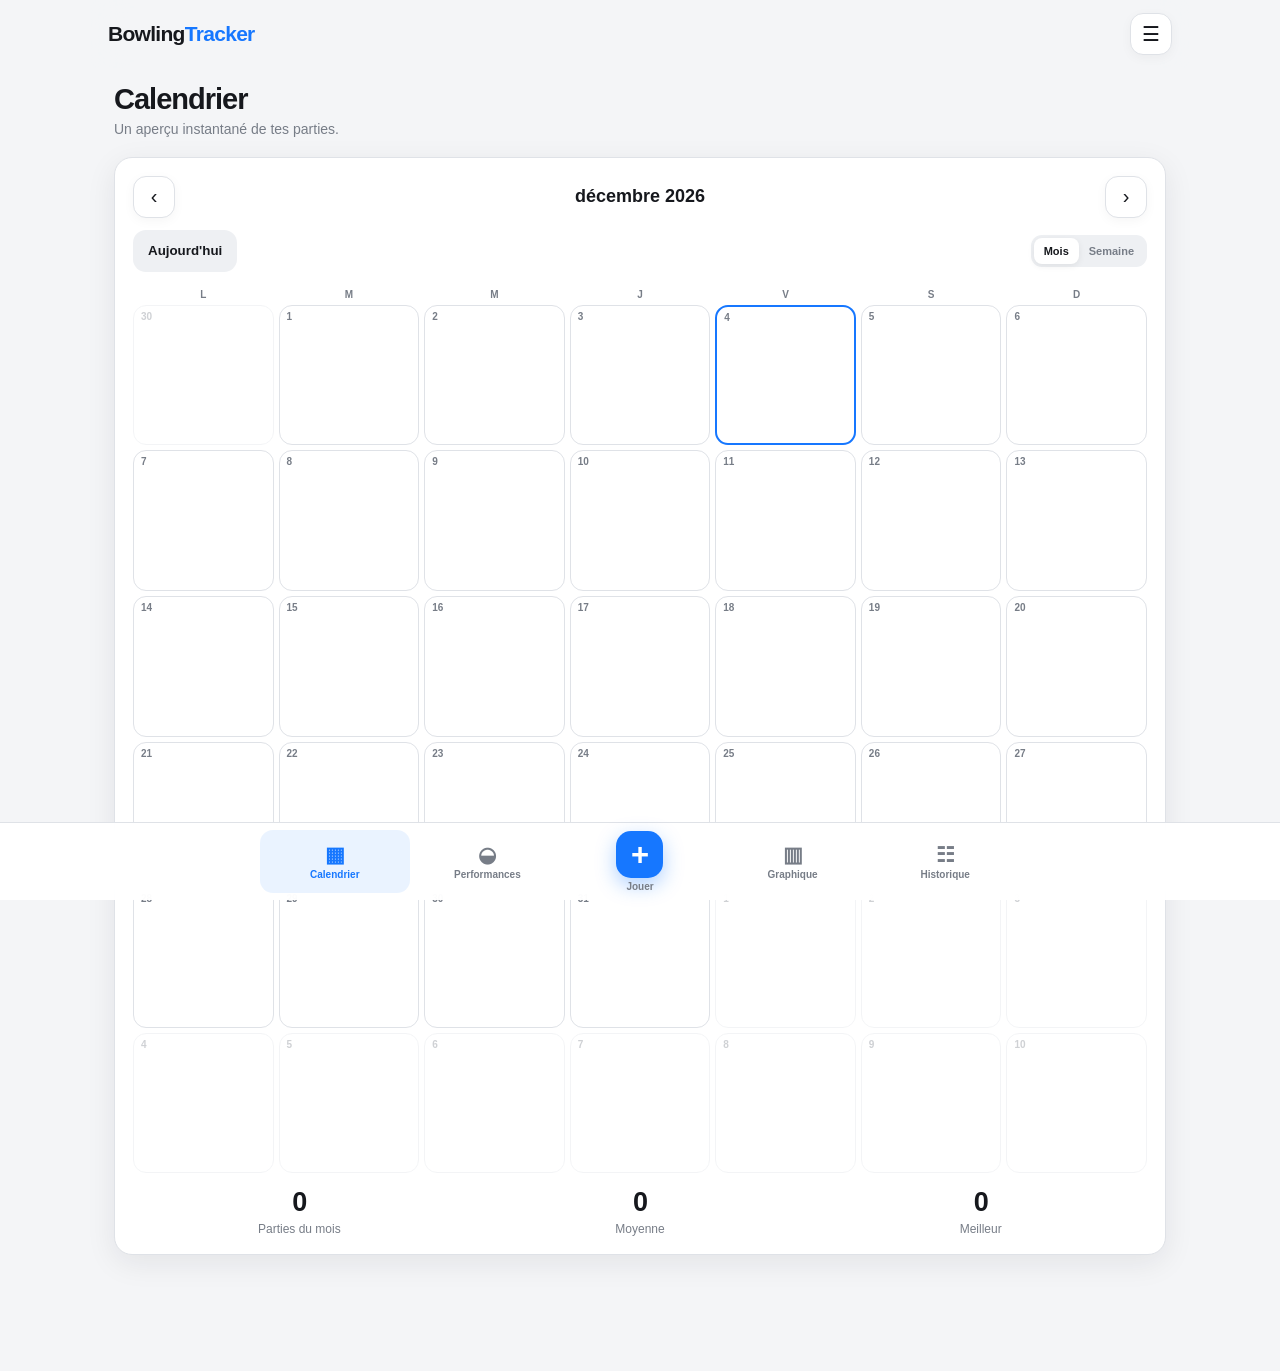
<file: index.html>
<!doctype html>
<html lang="fr">
  <head>
    <meta charset="UTF-8" />
    <meta
      name="viewport"
      content="width=device-width,initial-scale=1,viewport-fit=cover,user-scalable=no"
    />
    <meta name="theme-color" content="#f5f5f7" />

    <link rel="manifest" href="manifest.json" />
    <link rel="apple-touch-icon" href="icons/icon-192.png" />
    <meta name="apple-mobile-web-app-capable" content="yes" />
    <meta name="apple-mobile-web-app-status-bar-style" content="default" />
    <meta name="apple-mobile-web-app-title" content="Bowling Tracker" />

    <title>Bowling Tracker</title>

    <style>
      :root {
        --bg: #f4f5f7;
        --surface: #fff;
        --surface2: #eef0f3;
        --text: #16181d;
        --muted: #777d87;
        --border: #dfe2e7;
        --accent: #1677ff;
        --success: #20a464;
        --danger: #e5484d;
        --gold: #e0a21a;
        --strike: #e69a00;
        --orange: #e8820c;
        --spare: #7c3aed;
        --card-hi: #ffffff;
        --shadow: 0 8px 30px rgba(20, 25, 35, 0.08);
        --radius: 18px;
        --nav-height: 78px;
      }

      * {
        box-sizing: border-box;
      }
      html,
      body {
        margin: 0;
        padding: 0;
        background: var(--bg);
        color: var(--text);
        font-family:
          -apple-system, BlinkMacSystemFont, "Segoe UI", Roboto, Arial,
          sans-serif;
      }
      body {
        min-height: 100vh;
        padding-bottom: calc(var(--nav-height) + env(safe-area-inset-bottom));
        overflow-x: hidden;
      }
      .app {
        max-width: 1100px;
        margin: auto;
        min-height: 100vh;
      }

      header {
        height: 68px;
        display: flex;
        align-items: center;
        justify-content: space-between;
        padding: 0 18px;
        position: sticky;
        top: 0;
        z-index: 50;
        background: color-mix(in srgb, var(--bg) 92%, transparent);
        backdrop-filter: blur(18px);
        -webkit-backdrop-filter: blur(18px);
      }
      .logo {
        font-weight: 900;
        font-size: 21px;
        letter-spacing: -0.7px;
      }
      .logo span {
        color: var(--accent);
      }
      .header-actions {
        display: flex;
        gap: 8px;
      }
      .icon-btn {
        width: 42px;
        height: 42px;
        border: 1px solid var(--border);
        border-radius: 13px;
        background: var(--surface);
        color: var(--text);
        display: grid;
        place-items: center;
        box-shadow: 0 3px 12px rgba(0, 0, 0, 0.04);
        font-size: 20px;
      }

      main {
        padding: 4px 16px 24px;
      }
      .view {
        display: none;
        animation: fade 0.2s ease;
      }
      .view.active {
        display: block;
      }
      @keyframes fade {
        from {
          opacity: 0;
          transform: translateY(4px);
        }
        to {
          opacity: 1;
          transform: none;
        }
      }

      h1 {
        font-size: 29px;
        line-height: 1.1;
        margin: 12px 0 5px;
        letter-spacing: -1px;
      }
      h2 {
        font-size: 20px;
        margin: 0 0 14px;
      }
      h3 {
        font-size: 16px;
        margin: 0 0 10px;
      }
      .subtitle {
        color: var(--muted);
        margin: 0 0 20px;
        font-size: 14px;
      }

      .card {
        background: var(--surface);
        border: 1px solid var(--border);
        border-radius: var(--radius);
        box-shadow: var(--shadow);
        padding: 18px;
        margin-bottom: 14px;
        margin-top: 14px;
      }
      .stat-big {
        font-size: 58px;
        line-height: 0.95;
        font-weight: 900;
        letter-spacing: -3px;
      }
      .stat-label {
        font-size: 13px;
        color: var(--muted);
        margin-top: 6px;
      }
      .stats-grid {
        display: grid;
        grid-template-columns: repeat(2, 1fr);
        gap: 10px;
      }
      .stat-card {
        padding: 16px;
        background: var(--surface);
        border: 1px solid var(--border);
        border-radius: 17px;
      }
      .stat-value {
        font-size: 27px;
        font-weight: 850;
        letter-spacing: -1px;
      }
      .stat-small {
        font-size: 12px;
        color: var(--muted);
        margin-top: 4px;
      }
      .stat-maxscore {
        font-size: 15px;
        color: var(--accent);
        margin-top: 4px;
      }

      .performance-special-stats {
        display: grid;
        grid-template-columns: 1fr 1fr;
        gap: 10px;
      }

      .btn {
        border: 0;
        border-radius: 13px;
        padding: 11px 15px;
        font-weight: 750;
        background: var(--surface2);
        color: var(--text);
        min-height: 42px;
      }
      .btn.primary {
        background: var(--accent);
        color: #fff;
      }
      .btn.success {
        background: var(--success);
        color: #fff;
      }
      .btn.danger {
        background: var(--danger);
        color: #fff;
      }
      .btn.gold {
        background: var(--gold);
        color: #111;
      }
      .btn.full {
        width: 100%;
      }
      .btn:active {
        transform: scale(0.98);
      }

      input,
      select,
      textarea {
        width: 100%;
        border: 1px solid var(--border);
        background: var(--surface);
        color: var(--text);
        border-radius: 12px;
        padding: 11px 12px;
        outline: none;
      }
      input:focus,
      select:focus,
      textarea:focus {
        border-color: var(--accent);
      }
      textarea {
        min-height: 90px;
        resize: vertical;
      }
      label {
        font-size: 12px;
        font-weight: 750;
        color: var(--muted);
        display: block;
        margin-bottom: 6px;
      }
      .field {
        margin-bottom: 13px;
      }
      .row {
        display: flex;
        gap: 10px;
        align-items: center;
      }
      .row > * {
        flex: 1;
      }
      .between {
        display: flex;
        justify-content: space-between;
        align-items: center;
        gap: 10px;
      }
      .chip {
        display: inline-flex;
        align-items: center;
        gap: 5px;
        padding: 6px 9px;
        border-radius: 999px;
        background: var(--surface2);
        font-size: 11px;
        font-weight: 750;
        color: var(--muted);
      }
      .chip.strike,
      .chip.spare {
        font-size: 14px;
        font-weight: 900;
        padding: 6px 11px;
      }
      .chip.strike {
        background: color-mix(in srgb, var(--strike) 20%, var(--surface));
        color: var(--strike);
        border: 1px solid color-mix(in srgb, var(--strike) 45%, transparent);
      }
      .chip.spare {
        background: color-mix(in srgb, var(--spare) 18%, var(--surface));
        color: var(--spare);
        border: 1px solid color-mix(in srgb, var(--spare) 45%, transparent);
      }

      .bottom-nav {
        position: fixed;
        z-index: 100;
        bottom: 0;
        left: 0;
        right: 0;
        height: var(--nav-height);
        padding: 7px max(8px, env(safe-area-inset-left))
          max(7px, env(safe-area-inset-bottom));
        background: color-mix(in srgb, var(--surface) 94%, transparent);
        backdrop-filter: blur(18px);
        border-top: 1px solid var(--border);
        display: flex;
        justify-content: center;
      }
      .nav-inner {
        width: 100%;
        max-width: 760px;
        display: grid;
        grid-template-columns: repeat(5, 1fr);
        gap: 3px;
      }
      .nav-item {
        border: 0;
        background: none;
        color: var(--muted);
        border-radius: 13px;
        display: flex;
        flex-direction: column;
        align-items: center;
        justify-content: center;
        gap: 3px;
        font-size: 10px;
        font-weight: 700;
      }
      .nav-item .nav-icon {
        font-size: 21px;
        line-height: 22px;
      }
      .nav-item.active {
        color: var(--accent);
        background: color-mix(in srgb, var(--accent) 9%, transparent);
      }
      .play-nav .nav-icon {
        width: 47px;
        height: 47px;
        border-radius: 15px;
        background: var(--accent);
        color: white;
        display: grid;
        place-items: center;
        font-size: 31px;
        box-shadow: 0 7px 20px
          color-mix(in srgb, var(--accent) 35%, transparent);
      }
      .play-nav.active {
        background: none;
      }

      .calendar-head {
        display: flex;
        align-items: center;
        justify-content: space-between;
        margin-bottom: 12px;
      }
      .month-title {
        font-size: 18px;
        font-weight: 850;
      }
      .switcher {
        display: flex;
        background: var(--surface2);
        padding: 3px;
        border-radius: 11px;
      }
      .switcher button {
        border: 0;
        background: none;
        border-radius: 8px;
        padding: 7px 10px;
        font-size: 11px;
        font-weight: 750;
        color: var(--muted);
      }
      .switcher button.active {
        background: var(--surface);
        color: var(--text);
        box-shadow: 0 2px 7px rgba(0, 0, 0, 0.07);
      }
      .calendar-weekdays,
      .calendar-grid {
        display: grid;
        grid-template-columns: repeat(7, 1fr);
        gap: 5px;
      }
      .calendar-weekdays div {
        text-align: center;
        color: var(--muted);
        font-size: 10px;
        font-weight: 750;
        padding: 5px 0;
      }
      .day {
        aspect-ratio: 1/1;
        background: var(--surface);
        border: 1px solid var(--border);
        border-radius: 10px;
        position: relative;
        padding: 7px;
        display: flex;
        align-items: center;
        justify-content: center;
        overflow: hidden;
      }
      .day.other {
        opacity: 0.35;
      }
      .day.today {
        border: 2px solid var(--accent);
      }
      .day-num {
        position: absolute;
        top: 5px;
        left: 7px;
        font-size: 10px;
        color: var(--muted);
        font-weight: 700;
      }
      .game-count {
        font-size: 25px;
        font-weight: 950;
        z-index: 1;
      }
      .day[data-count="0"] .game-count {
        display: none;
      }
      .day[data-count="1"] {
        background: color-mix(in srgb, var(--accent) 9%, var(--surface));
      }
      .day[data-count="2"] {
        background: color-mix(in srgb, var(--accent) 18%, var(--surface));
      }
      .day[data-count="3"] {
        background: color-mix(in srgb, var(--accent) 28%, var(--surface));
      }
      .day[data-count="4"] {
        background: color-mix(in srgb, var(--accent) 40%, var(--surface));
        color: #9d0493;
      }
      .day[data-count="5"] {
        background: color-mix(in srgb, var(--accent) 52%, var(--surface));
        color: #9d0493;
      }
      .day[data-count="6"] {
        background: color-mix(in srgb, var(--accent) 52%, var(--surface));
        color: #9d0493;
      }
      .day[data-count="7"] {
        background: color-mix(in srgb, var(--accent) 52%, var(--surface));
        color: #9d0493;
      }

      .week-list {
        display: grid;
        grid-template-columns: repeat(7, 1fr);
        gap: 6px;
      }
      .week-day {
        min-height: 130px;
        border: 1px solid var(--border);
        background: var(--surface);
        border-radius: 14px;
        padding: 8px;
        text-align: center;
      }
      .week-day .wd {
        font-size: 10px;
        color: var(--muted);
      }
      .week-day .wn {
        font-weight: 850;
        margin: 3px 0 10px;
      }
      .week-count {
        font-size: 34px;
        font-weight: 950;
      }

      .hero-performance {
        display: grid;
        grid-template-columns: 1fr 1fr;
        gap: 14px;
        align-items: center;
      }
      .hero-performance .total {
        grid-row: span 2;
      }

      .compare-grid {
        display: grid;
        grid-template-columns: repeat(auto-fit, minmax(180px, 1fr));
        gap: 10px;
        overflow-x: auto;
      }
      .compare-col {
        padding: 14px;
        background: var(--surface2);
        border-radius: 15px;
        min-width: 180px;
      }
      .compare-name {
        font-weight: 850;
        margin-bottom: 12px;
      }
      .compare-row {
        display: flex;
        justify-content: space-between;
        gap: 10px;
        padding: 8px 0;
        border-bottom: 1px solid var(--border);
        font-size: 13px;
      }
      .compare-row:last-child {
        border: 0;
      }
      .compare-remove {
        width: 27px;
        height: 27px;
        border: 0;
        border-radius: 50%;
        background: var(--danger);
        color: #fff;
        font-weight: 900;
        display: grid;
        place-items: center;
        cursor: pointer;
      }
      .compare-header {
        display: flex;
        align-items: center;
        justify-content: space-between;
        gap: 8px;
        margin-bottom: 12px;
      }
      .compare-header-name {
        font-weight: 850;
        overflow: hidden;
        text-overflow: ellipsis;
        white-space: nowrap;
      }

      .chart-wrap {
        height: 290px;
        position: relative;
      }
      canvas {
        width: 100%;
        height: 100%;
      }
      .chart-controls {
        display: flex;
        gap: 7px;
        overflow: auto;
        margin-bottom: 12px;
      }
      .chart-controls button,
      .chart-metric-controls button {
        border: 1px solid var(--border);
        background: var(--surface);
        color: var(--text);
        border-radius: 10px;
        padding: 8px 11px;
        font-size: 11px;
        font-weight: 750;
        white-space: nowrap;
      }
      .chart-controls button.active,
      .chart-metric-controls button.active {
        background: var(--accent);
        border-color: var(--accent);
        color: #fff;
      }
      .chart-metric-controls {
        display: flex;
        gap: 7px;
        overflow: auto;
        margin-bottom: 12px;
      }
      .chart-compare-actions {
        display: flex;
        gap: 8px;
        align-items: center;
      }
      .chart-compare-actions > * {
        flex: 1;
      }
      .chart-legend {
        display: flex;
        gap: 10px;
        flex-wrap: wrap;
        margin-top: 12px;
        font-size: 11px;
        color: var(--muted);
      }
      .legend-item {
        display: flex;
        align-items: center;
        gap: 5px;
      }
      .legend-dot {
        width: 10px;
        height: 10px;
        border-radius: 3px;
      }

      .game-card {
        padding: 14px;
        cursor: pointer;
        transition: 0.15s;
        background: var(--card-hi);
        border-color: color-mix(in srgb, var(--text) 14%, var(--surface));
      }
      .game-card:active {
        transform: scale(0.99);
      }
      .game-date {
        font-weight: 850;
        font-size: 15px;
      }
      .game-score {
        font-size: 36px;
        font-weight: 950;
        letter-spacing: -2px;
      }
      .score-good {
        color: var(--success);
      }
      .score-low {
        color: var(--orange);
      }
      .game-meta {
        display: flex;
        gap: 6px;
        flex-wrap: wrap;
        margin-top: 5px;
      }
      .history-day-title {
        display: flex;
        align-items: center;
        gap: 10px;
        margin: 22px 2px 8px;
        font-size: 13px;
        font-weight: 850;
        color: var(--muted);
      }
      .history-day-title:before,
      .history-day-title:after {
        content: "";
        height: 1px;
        background: var(--border);
        flex: 1;
      }
      .empty {
        padding: 35px 15px;
        text-align: center;
        color: var(--muted);
      }

      .score-table {
        width: 100%;
        border-collapse: separate;
        border-spacing: 3px;
        table-layout: fixed;
      }
      .score-table th {
        height: 62px;
        background: var(--surface2);
        border: 1px solid var(--border);
        border-radius: 8px 8px 3px 3px;
        vertical-align: top;
        padding: 4px;
        font-size: 10px;
      }
      .frame-number {
        display: block;
        color: var(--muted);
        font-size: 9px;
        margin-bottom: 5px;
      }
      .rolls {
        font-size: 10px;
        height: 18px;
        font-weight: 800;
      }
      .frame-score {
        font-size: 18px;
        font-weight: 900;
        margin-top: 4px;
      }
      .frame-selected {
        outline: 3px solid var(--accent);
      }
      .frame-edit {
        background: var(--surface);
        border: 1px solid var(--border);
        padding: 14px;
        border-radius: 15px;
        margin-top: 12px;
      }
      .selected-title {
        font-weight: 850;
        margin-bottom: 10px;
      }

      .pin-layout {
        width: min(280px, 90vw);
        height: 255px;
        margin: 12px auto 15px;
        position: relative;
        background: var(--surface2);
        border: 1px solid var(--border);
        border-radius: 18px;
        overflow: hidden;
      }
      .pin {
        position: absolute;
        width: 38px;
        height: 38px;
        border-radius: 50%;
        border: 2px solid #bdc4cf;
        background: #fff;
        color: #7d8490;
        font-weight: 850;
        display: grid;
        place-items: center;
        transition: 0.12s;
        box-shadow: 0 3px 8px rgba(0, 0, 0, 0.08);
      }
      .pin.down {
        opacity: 0.22;
        border-style: dashed;
        pointer-events: none;
        box-shadow: none;
      }
      .pin.selected {
        background: var(--accent);
        border-color: var(--accent);
        color: #fff;
        transform: scale(1.08);
      }
      .pin-label {
        position: absolute;
        bottom: 8px;
        left: 0;
        right: 0;
        text-align: center;
        font-size: 10px;
        color: var(--muted);
      }
      .pin:nth-child(1) {
        left: calc(50% - 19px);
        top: 172px;
      }
      .pin:nth-child(2) {
        left: calc(50% - 40px);
        top: 132px;
      }
      .pin:nth-child(3) {
        left: calc(50% + 2px);
        top: 132px;
      }
      .pin:nth-child(4) {
        left: calc(50% - 61px);
        top: 92px;
      }
      .pin:nth-child(5) {
        left: calc(50% - 19px);
        top: 92px;
      }
      .pin:nth-child(6) {
        left: calc(50% + 23px);
        top: 92px;
      }
      .pin:nth-child(7) {
        left: calc(50% - 82px);
        top: 52px;
      }
      .pin:nth-child(8) {
        left: calc(50% - 40px);
        top: 52px;
      }
      .pin:nth-child(9) {
        left: calc(50% + 2px);
        top: 52px;
      }
      .pin:nth-child(10) {
        left: calc(50% + 44px);
        top: 52px;
      }

      .quick-rolls {
        display: grid;
        grid-template-columns: 1fr 1fr 1fr;
        gap: 7px;
        margin-bottom: 10px;
      }
      .quick-rolls button {
        min-height: 43px;
      }

      .timer-input {
        display: grid;
        grid-template-columns: 1fr auto;
        gap: 8px;
        align-items: end;
      }

      .current-game-actions {
        display: flex;
        gap: 8px;
      }
      .current-game-actions button {
        flex: 1;
      }

      .oil-input {
        display: flex;
        align-items: center;
        gap: 8px;
      }
      .oil-input span {
        font-weight: 900;
      }

      .settings-list {
        display: grid;
        gap: 8px;
      }
      .settings-item {
        width: 100%;
        display: flex;
        align-items: center;
        justify-content: space-between;
        gap: 12px;
        padding: 15px;
        background: var(--surface);
        border: 1px solid var(--border);
        border-radius: 14px;
        color: var(--text);
        text-align: left;
      }
      .settings-icon {
        font-size: 21px;
        width: 32px;
      }
      .settings-main {
        flex: 1;
      }
      .settings-title {
        font-weight: 800;
      }
      .settings-arrow {
        color: var(--muted);
        font-size: 18px;
      }

      .theme-options {
        display: grid;
        grid-template-columns: repeat(3, 1fr);
        gap: 8px;
      }
      .theme-option {
        border: 2px solid var(--border);
        border-radius: 14px;
        padding: 10px 5px;
        text-align: center;
        background: var(--surface);
        color: var(--text);
      }
      .theme-option.selected {
        border-color: var(--accent);
      }
      .theme-preview {
        height: 38px;
        border-radius: 9px;
        margin-bottom: 7px;
      }
      .theme-name {
        font-size: 10px;
        font-weight: 800;
        color: var(--text);
      }

      .modal {
        position: fixed;
        inset: 0;
        z-index: 200;
        background: rgba(0, 0, 0, 0.48);
        display: none;
        align-items: flex-end;
        justify-content: center;
        padding: 0;
      }
      .modal.show {
        display: flex;
      }
      .modal-box {
        width: min(700px, 100%);
        max-height: 92vh;
        overflow: auto;
        background: var(--surface);
        border-radius: 24px 24px 0 0;
        padding: 20px 16px calc(20px + env(safe-area-inset-bottom));
        animation: sheet 0.22s ease;
      }
      @keyframes sheet {
        from {
          transform: translateY(100%);
        }
        to {
          transform: none;
        }
      }
      .modal-title {
        font-size: 20px;
        font-weight: 900;
        margin-bottom: 15px;
      }
      .modal-close {
        float: right;
        position: sticky;
        top: 8px;
        z-index: 10;
        border: 0;
        background: var(--surface2);
        color: var(--text);
        border-radius: 10px;
        width: 35px;
        height: 35px;
        font-size: 22px;
        line-height: 1;
        box-shadow: 0 0 0 5px var(--surface);
      }
      .modal-actions {
        display: flex;
        gap: 8px;
        margin-top: 15px;
      }
      .modal-actions > * {
        flex: 1;
      }

      .detail-score {
        font-size: 65px;
        font-weight: 950;
        letter-spacing: -4px;
        text-align: center;
        margin: 5px 0 12px;
      }
      .detail-meta {
        display: flex;
        justify-content: center;
        gap: 6px;
        flex-wrap: wrap;
        margin-bottom: 15px;
      }
      .frame-grid {
        display: grid;
        grid-template-columns: repeat(5, 1fr);
        gap: 4px;
      }
      .fg-cell {
        background: var(--surface2);
        border: 1px solid var(--border);
        border-radius: 9px;
        text-align: center;
        padding: 5px 2px;
      }
      .fg-num {
        font-size: 10px;
        font-weight: 850;
        color: var(--muted);
      }
      .fg-rolls {
        min-height: 24px;
        display: flex;
        align-items: center;
        justify-content: center;
        gap: 3px;
      }
      .fg-score {
        font-size: 16px;
        font-weight: 900;
      }
      .tour-list {
        display: grid;
        grid-template-columns: repeat(5, 1fr);
        gap: 6px;
        margin-top: 12px;
      }
      .tour-button {
        border: 1px solid var(--border);
        background: var(--surface);
        color: var(--text);
        border-radius: 11px;
        padding: 9px 3px;
        text-align: center;
      }
      .tour-button strong {
        display: block;
        font-size: 10px;
      }
      .tour-button span {
        font-size: 13px;
        color: var(--text);
        display: block;
        margin: 3px 0;
      }
      .tour-button b {
        color: var(--text);
      }

      .r {
        font-weight: 900;
        font-size: 1.25em;
        display: inline-block;
        min-width: 1em;
        text-align: center;
      }
      .r-x {
        color: var(--strike);
        font-size: 1.5em;
        text-shadow: 0 0 0.5px currentColor;
      }
      .r-s {
        color: var(--spare);
        font-size: 1.5em;
        text-shadow: 0 0 0.5px currentColor;
      }
      .rolls {
        display: flex;
        align-items: center;
        justify-content: center;
        gap: 4px;
        height: 24px !important;
      }
      .rolls .r {
        font-size: 15px;
      }
      .rolls .r-x,
      .rolls .r-s {
        font-size: 19px;
      }
      .fg-rolls .r {
        font-size: 14px;
      }
      .fg-rolls .r-x,
      .fg-rolls .r-s {
        font-size: 18px;
      }

      .period-shortcuts {
        display: grid;
        grid-template-columns: repeat(2, minmax(0, 1fr));
        gap: 7px;
        margin-bottom: 14px;
      }

      @media (max-width: 480px) {
        .period-shortcuts {
          grid-template-columns: repeat(2, minmax(0, 1fr));
        }
      }

      .period-shortcuts button {
        min-width: 0;
        border: 1px solid var(--border);
        background: var(--surface);
        color: var(--text);
        border-radius: 10px;
        padding: 8px 11px;
        font-size: 13px;
        font-weight: 750;
      }

      .period-shortcuts button.active {
        background: var(--accent);
        border-color: var(--accent);
        color: #fff;
      }

      .play-date-time {
        display: grid;
        grid-template-columns: 1fr 1fr;
        gap: 10px;
      }

      .toast {
        position: fixed;
        z-index: 500;
        bottom: calc(var(--nav-height) + 15px);
        left: 50%;
        transform: translateX(-50%) translateY(20px);
        background: #17191e;
        color: #fff;
        padding: 11px 15px;
        border-radius: 12px;
        font-size: 12px;
        font-weight: 700;
        opacity: 0;
        pointer-events: none;
        transition: 0.2s;
      }
      .toast.show {
        opacity: 1;
        transform: translateX(-50%);
      }
      .hidden {
        display: none !important;
      }

      @media (min-width: 700px) {
        main {
          padding-left: 24px;
          padding-right: 24px;
        }
        .stats-grid {
          grid-template-columns: repeat(3, 1fr);
        }
        .day {
          border-radius: 13px;
        }
        .modal {
          align-items: center;
          padding: 20px;
        }
        .modal-box {
          border-radius: 24px;
          max-height: 90vh;
        }
      }

      @media (max-width: 480px) {
        :root {
          --nav-height: 64px;
          --radius: 15px;
        }
        input,
        select,
        textarea {
          font-size: 16px;
        }
        header {
          height: 56px;
          padding: 0 12px;
        }
        .logo {
          font-size: 19px;
        }
        .icon-btn {
          width: 38px;
          height: 38px;
        }
        main {
          padding: 2px 12px 20px;
        }
        h1 {
          font-size: 24px;
          margin-top: 8px;
        }
        h2 {
          font-size: 17px;
          margin-bottom: 10px;
        }
        .subtitle {
          font-size: 13px;
          margin-bottom: 14px;
        }
        .card {
          padding: 14px;
          margin-bottom: 11px;
        }
        .stat-big {
          font-size: 46px;
          letter-spacing: -2px;
        }
        .stat-card {
          padding: 12px;
        }
        .stat-value {
          font-size: 22px;
        }
        .stat-small {
          font-size: 11px;
        }
        .hero-performance {
          gap: 10px;
        }
        .game-count {
          font-size: 18px;
        }
        .day {
          padding: 3px;
          border-radius: 8px;
        }
        .day-num {
          top: 3px;
          left: 4px;
          font-size: 9px;
        }
        .calendar-weekdays,
        .calendar-grid {
          gap: 3px;
        }
        .week-list {
          gap: 3px;
        }
        .week-day {
          min-height: 96px;
          padding: 5px 2px;
        }
        .week-count {
          font-size: 24px;
        }
        .month-title {
          font-size: 16px;
        }
        .compare-grid {
          gap: 7px;
        }
        .compare-col {
          padding: 10px;
          min-width: 165px;
        }
        .compare-row {
          font-size: 12px;
        }
        .chart-wrap {
          height: 250px;
        }
        .game-card {
          padding: 12px;
        }
        .game-score {
          font-size: 30px;
        }
        .pin-layout {
          height: 240px;
        }
        .quick-rolls {
          gap: 5px;
        }
        .frame-edit {
          padding: 11px;
        }
        .settings-item {
          padding: 12px;
        }
        .modal-box {
          padding: 16px 12px calc(16px + env(safe-area-inset-bottom));
          border-radius: 20px 20px 0 0;
        }
        .modal-title {
          font-size: 18px;
        }
        .detail-score {
          font-size: 52px;
          letter-spacing: -3px;
        }
        .tour-list {
          gap: 4px;
        }
        .tour-button {
          padding: 7px 2px;
        }
        .tour-button span {
          font-size: 12px;
        }
        .theme-options {
          gap: 6px;
        }
        .theme-name {
          font-size: 9px;
        }
        .nav-item {
          font-size: 9px;
          gap: 2px;
        }
        .nav-item .nav-icon {
          font-size: 20px;
        }
        .play-nav .nav-icon {
          width: 42px;
          height: 42px;
          font-size: 28px;
        }
        .play-date-time {
          grid-template-columns: 1fr;
        }
      }

      @media (max-width: 400px) {
        .nav-item span:not(.nav-icon) {
          display: none;
        }
        .nav-item .nav-icon {
          font-size: 23px;
          line-height: 26px;
        }
      }

      @media (max-width: 560px) {
        .score-table thead tr {
          display: grid;
          grid-template-columns: repeat(5, 1fr);
          gap: 3px;
        }
        .score-table {
          border-spacing: 0;
          display: block;
        }
        .score-table thead {
          display: block;
        }
        .score-table th {
          display: block;
          height: auto;
          min-height: 62px;
        }
        .rolls {
          font-size: 12px;
        }
      }

      /* Tableau de score façon feuille de bowling */
      .bowl-grid {
        display: grid;
        grid-template-columns: repeat(9, 1fr) 1.5fr;
        border: 1px solid var(--border);
        border-radius: 10px;
        overflow: hidden;
        background: var(--surface2);
        margin-bottom: 4px;
      }
      .pin-mini {
        zoom: 0.85;
      }
      .bf {
        display: flex;
        flex-direction: column;
        min-width: 0;
        cursor: pointer;
        border-right: 1px solid var(--border);
      }
      .bf:last-child {
        border-right: 0;
      }
      .bf-num {
        text-align: center;
        font-size: 10px;
        font-weight: 850;
        padding: 3px 0;
        color: var(--text);
        background: color-mix(in srgb, black 14%, var(--surface2));
        border-bottom: 1px solid var(--border);
      }
      .bf-shots {
        display: flex;
        height: 28px;
        border-bottom: 1px solid var(--border);
      }
      .bf-shot {
        flex: 1;
        min-width: 0;
        display: grid;
        place-items: center;
        border-left: 1px solid var(--border);
      }
      .bf-shot:first-child {
        border-left: 0;
      }
      .bf-shots .r {
        font-size: 14px;
      }
      .bf-shots .r-x,
      .bf-shots .r-s {
        font-size: 17px;
      }
      .bf-total {
        height: 36px;
        display: grid;
        place-items: center;
        font-size: 18px;
        font-weight: 900;
      }
      .bf.frame-selected {
        outline: 3px solid var(--accent);
        outline-offset: -3px;
      }

      @media (max-width: 560px) {
        .bowl-grid {
          grid-template-columns: repeat(5, 1fr);
        }
        .bf {
          border-bottom: 1px solid var(--border);
        }
        .bf:nth-child(5n) {
          border-right: 0;
        }
        .bf:nth-child(n + 6) {
          border-bottom: 0;
        }
      }

      /* Bloque le scroll de la page quand une fenêtre est ouverte */
      html:has(.modal.show),
      body:has(.modal.show) {
        overflow: hidden;
      }

      /* Évite que le scroll de la fenêtre "déborde" sur la page derrière */
      .modal,
      .modal-box {
        overscroll-behavior: contain;
      }
      /* Mode "Restantes" : les quilles non sélectionnées (celles qui tombent)
        apparaissent en pointillés et grisées */
      .pin-layout.mode-left .pin:not(.selected):not(.down) {
        border-style: dashed;
        background: var(--surface2);
        opacity: 0.45;
        box-shadow: none;
      }
      /* ============================================
   MODE "RESTANTES" : le grand spectacle
   ============================================ */

      /* Inclinaison propre à chaque quille tombée */
      .pin-layout.mode-left .pin:nth-child(odd) {
        --tilt: -24deg;
        --drift: -5px;
      }
      .pin-layout.mode-left .pin:nth-child(even) {
        --tilt: 19deg;
        --drift: 6px;
      }
      .pin-layout.mode-left .pin:nth-child(3n) {
        --tilt: 33deg;
        --drift: 3px;
      }

      /* Fond de piste : lueur qui glisse lentement */
      .pin-layout.mode-left {
        background:
          radial-gradient(
            circle at 50% 110%,
            color-mix(in srgb, var(--accent) 22%, transparent),
            transparent 60%
          ),
          linear-gradient(
            115deg,
            var(--surface2) 0%,
            color-mix(in srgb, var(--accent) 7%, var(--surface2)) 50%,
            var(--surface2) 100%
          );
        background-size:
          100% 100%,
          250% 100%;
        animation: laneShimmer 6s ease-in-out infinite;
        border-color: color-mix(in srgb, var(--accent) 35%, var(--border));
      }

      /* ---------- Quille TOMBÉE : pointillés, grisée, couchée ---------- */
      .pin-layout.mode-left .pin:not(.selected):not(.down) {
        border-style: dashed;
        background: var(--surface2);
        color: var(--muted);
        box-shadow: none;
        filter: grayscale(1);
        opacity: 0.5;
        transform: rotate(var(--tilt)) scale(0.86) translateX(var(--drift));
        animation: pinKnockedDown 0.75s cubic-bezier(0.34, 1.4, 0.64, 1)
          backwards;
      }

      /* Cascade à l'entrée du mode : les quilles tombent en domino,
   de l'arrière (7-10) vers l'avant (1) */
      .pin-layout.mode-left .pin:nth-child(7),
      .pin-layout.mode-left .pin:nth-child(8),
      .pin-layout.mode-left .pin:nth-child(9),
      .pin-layout.mode-left .pin:nth-child(10) {
        animation-delay: 0s;
      }
      .pin-layout.mode-left .pin:nth-child(4),
      .pin-layout.mode-left .pin:nth-child(5),
      .pin-layout.mode-left .pin:nth-child(6) {
        animation-delay: 0.08s;
      }
      .pin-layout.mode-left .pin:nth-child(2),
      .pin-layout.mode-left .pin:nth-child(3) {
        animation-delay: 0.16s;
      }
      .pin-layout.mode-left .pin:nth-child(1) {
        animation-delay: 0.24s;
      }

      /* ---------- Quille RESTANTE : debout, lumineuse, vivante ---------- */
      .pin-layout.mode-left .pin.selected {
        border-style: solid;
        transform: scale(1.12);
        animation:
          pinStandUp 0.55s cubic-bezier(0.2, 1.8, 0.4, 1),
          pinBreathe 2.2s ease-in-out 0.55s infinite;
        box-shadow:
          0 0 0 4px color-mix(in srgb, var(--accent) 22%, transparent),
          0 8px 22px color-mix(in srgb, var(--accent) 55%, transparent);
        z-index: 2;
      }

      /* Onde de choc quand une quille se redresse */
      .pin-layout.mode-left .pin.selected::after {
        content: "";
        position: absolute;
        inset: -4px;
        border-radius: 50%;
        border: 2px solid var(--accent);
        pointer-events: none;
        animation: pinShock 0.8s ease-out forwards;
      }

      /* Petit rebond au toucher */
      .pin-layout.mode-left .pin:not(.down):active {
        transform: scale(0.88);
        transition-duration: 0.05s;
      }

      /* Les quilles déjà tombées aux lancers précédents restent discrètes */
      .pin-layout.mode-left .pin.down {
        animation: none;
        filter: none;
      }

      /* Le texte en bas respire aussi */
      .pin-layout.mode-left .pin-label {
        color: var(--accent);
        font-weight: 800;
        animation: labelPulse 2.4s ease-in-out infinite;
      }

      /* ---------- Keyframes ---------- */
      @keyframes pinKnockedDown {
        0% {
          transform: scale(1.1) rotate(0);
          opacity: 1;
          filter: grayscale(0);
        }
        25% {
          transform: scale(1.15) rotate(calc(var(--tilt) * -0.6));
        }
        55% {
          transform: scale(0.8) rotate(calc(var(--tilt) * 1.3))
            translateX(calc(var(--drift) * 2));
        }
        75% {
          transform: scale(0.9) rotate(calc(var(--tilt) * 0.8));
        }
        100% {
          transform: scale(0.86) rotate(var(--tilt)) translateX(var(--drift));
        }
      }

      @keyframes pinStandUp {
        0% {
          transform: rotate(var(--tilt, -20deg)) scale(0.6);
        }
        55% {
          transform: rotate(0) scale(1.35);
        }
        100% {
          transform: rotate(0) scale(1.12);
        }
      }

      @keyframes pinBreathe {
        0%,
        100% {
          transform: scale(1.12) translateY(0);
        }
        50% {
          transform: scale(1.18) translateY(-3px);
        }
      }

      @keyframes pinShock {
        0% {
          transform: scale(1);
          opacity: 0.9;
        }
        100% {
          transform: scale(2.4);
          opacity: 0;
        }
      }

      @keyframes laneShimmer {
        0%,
        100% {
          background-position:
            0 0,
            0% 0;
        }
        50% {
          background-position:
            0 0,
            100% 0;
        }
      }

      @keyframes labelPulse {
        0%,
        100% {
          opacity: 0.65;
          letter-spacing: 0;
        }
        50% {
          opacity: 1;
          letter-spacing: 0.6px;
        }
      }

      /* Accessibilité : on coupe tout si l'utilisateur le demande */
      @media (prefers-reduced-motion: reduce) {
        .pin-layout.mode-left,
        .pin-layout.mode-left .pin,
        .pin-layout.mode-left .pin::after,
        .pin-layout.mode-left .pin-label {
          animation: none !important;
        }
      }
      /* ============================================
   TRANSITIONS
   ============================================ */

      /* ---------- Changement d'onglet ---------- */
      .view.active {
        animation: viewIn 0.5s cubic-bezier(0.2, 0.9, 0.3, 1.15);
      }
      @keyframes viewIn {
        from {
          opacity: 0;
          transform: translateY(18px) scale(0.98);
        }
        to {
          opacity: 1;
          transform: none;
        }
      }

      /* Les cartes d'une vue arrivent en cascade */
      .view.active > .card,
      .view.active > .stat-card,
      .view.active > .performance-special-stats,
      .view.active > .stats-grid {
        animation: cardIn 0.55s cubic-bezier(0.2, 0.9, 0.3, 1.1) backwards;
      }
      .view.active > :nth-child(3) {
        animation-delay: 0.05s;
      }
      .view.active > :nth-child(4) {
        animation-delay: 0.1s;
      }
      .view.active > :nth-child(5) {
        animation-delay: 0.15s;
      }
      .view.active > :nth-child(6) {
        animation-delay: 0.2s;
      }
      .view.active > :nth-child(7) {
        animation-delay: 0.25s;
      }
      @keyframes cardIn {
        from {
          opacity: 0;
          transform: translateY(26px) scale(0.97);
        }
        to {
          opacity: 1;
          transform: none;
        }
      }

      /* Historique : les parties glissent une par une */
      #historyList > * {
        animation: cardIn 0.5s cubic-bezier(0.2, 0.9, 0.3, 1.1) backwards;
      }
      #historyList > :nth-child(2) {
        animation-delay: 0.04s;
      }
      #historyList > :nth-child(3) {
        animation-delay: 0.08s;
      }
      #historyList > :nth-child(4) {
        animation-delay: 0.12s;
      }
      #historyList > :nth-child(5) {
        animation-delay: 0.16s;
      }
      #historyList > :nth-child(6) {
        animation-delay: 0.2s;
      }
      #historyList > :nth-child(7) {
        animation-delay: 0.24s;
      }
      #historyList > :nth-child(8) {
        animation-delay: 0.28s;
      }

      /* Calendrier : vague de gauche à droite */
      .calendar-grid .day {
        animation: dayPop 0.45s cubic-bezier(0.2, 1.4, 0.4, 1) backwards;
      }
      .calendar-grid .day:nth-child(7n + 2) {
        animation-delay: 0.03s;
      }
      .calendar-grid .day:nth-child(7n + 3) {
        animation-delay: 0.06s;
      }
      .calendar-grid .day:nth-child(7n + 4) {
        animation-delay: 0.09s;
      }
      .calendar-grid .day:nth-child(7n + 5) {
        animation-delay: 0.12s;
      }
      .calendar-grid .day:nth-child(7n + 6) {
        animation-delay: 0.15s;
      }
      .calendar-grid .day:nth-child(7n) {
        animation-delay: 0.18s;
      }
      @keyframes dayPop {
        from {
          opacity: 0;
          transform: scale(0.5) rotate(-8deg);
        }
        to {
          opacity: 1;
          transform: none;
        }
      }

      /* ---------- Barre de navigation ---------- */
      .nav-item.active .nav-icon {
        animation: navBounce 0.55s cubic-bezier(0.2, 1.8, 0.4, 1);
      }
      @keyframes navBounce {
        0% {
          transform: scale(1) translateY(0);
        }
        40% {
          transform: scale(1.35) translateY(-6px) rotate(-8deg);
        }
        70% {
          transform: scale(0.92) translateY(1px) rotate(4deg);
        }
        100% {
          transform: scale(1) translateY(0);
        }
      }

      /* ---------- Fenêtres (modales) ---------- */
      .modal.show {
        animation: backdropIn 0.3s ease;
      }
      .modal.show .modal-box {
        animation: sheetPop 0.55s cubic-bezier(0.2, 1.15, 0.3, 1);
      }
      @keyframes backdropIn {
        from {
          background: rgba(0, 0, 0, 0);
        }
      }
      @keyframes sheetPop {
        0% {
          transform: translateY(100%) scale(0.96);
          opacity: 0.6;
        }
        100% {
          transform: none;
          opacity: 1;
        }
      }

      /* ---------- Boutons ---------- */
      .btn {
        position: relative;
        overflow: hidden;
        transition: transform 0.12s;
      }
      .btn.primary::after,
      .btn.success::after {
        content: "";
        position: absolute;
        top: 0;
        left: -60%;
        width: 40%;
        height: 100%;
        background: linear-gradient(
          100deg,
          transparent,
          rgba(255, 255, 255, 0.45),
          transparent
        );
        transform: skewX(-20deg);
        animation: btnShine 3.5s ease-in-out infinite;
        pointer-events: none;
      }
      @keyframes btnShine {
        0%,
        60% {
          left: -60%;
        }
        100% {
          left: 130%;
        }
      }

      /* Tour sélectionné : halo qui pulse */
      .bf.frame-selected {
        animation: frameGlow 1.6s ease-in-out infinite;
      }
      @keyframes frameGlow {
        0%,
        100% {
          box-shadow: inset 0 0 0 0 transparent;
        }
        50% {
          box-shadow: inset 0 0 14px
            color-mix(in srgb, var(--accent) 45%, transparent);
        }
      }

      /* ---------- Quilles ---------- */
      .pin {
        transition:
          transform 0.2s cubic-bezier(0.2, 1.6, 0.4, 1),
          opacity 0.25s,
          background 0.2s,
          border-color 0.2s,
          color 0.2s;
      }
      .pin.selected {
        animation: pinPop 0.45s cubic-bezier(0.2, 1.6, 0.4, 1);
      }
      @keyframes pinPop {
        0% {
          transform: scale(0.7);
          box-shadow: 0 0 0 0 color-mix(in srgb, var(--accent) 60%, transparent);
        }
        50% {
          transform: scale(1.4);
        }
        100% {
          transform: scale(1.08);
          box-shadow: 0 0 0 16px transparent;
        }
      }

      /* Mode "Restantes" : quilles non sélectionnées en pointillés + grisées */
      .pin-layout.mode-left .pin:not(.selected):not(.down) {
        border-style: dashed;
        background: var(--surface2);
        color: var(--muted);
        opacity: 0.5;
        box-shadow: none;
      }

      /* ============================================
   ANIMATION STRIKE / SPARE
   ============================================ */
      .fx-layer {
        position: fixed;
        inset: 0;
        z-index: 400;
        pointer-events: none;
        overflow: hidden;
      }
      .fx-flash {
        position: absolute;
        inset: 0;
        background: radial-gradient(
          circle at 50% 45%,
          color-mix(in srgb, var(--fx) 60%, transparent),
          transparent 65%
        );
        opacity: 0;
        animation: fxFlash 0.7s ease-out var(--fd, 0s) forwards;
      }
      @keyframes fxFlash {
        0% {
          opacity: 0;
        }
        20% {
          opacity: 1;
        }
        100% {
          opacity: 0;
        }
      }

      /* ---- STRIKE : la boule ---- */
      .fx-ball {
        position: absolute;
        left: 50%;
        bottom: -90px;
        width: 80px;
        height: 80px;
        border-radius: 50%;
        background: radial-gradient(
          circle at 32% 28%,
          #7aa7ff 0%,
          #1d3fa8 40%,
          #0a1a4d 100%
        );
        box-shadow: 0 0 30px rgba(77, 145, 255, 0.7);
        animation:
          fxBall 1.3s linear forwards,
          fxBallCurve 1.3s linear forwards;
      }
      .fx-ball::before,
      .fx-ball::after {
        content: "";
        position: absolute;
        width: 11px;
        height: 11px;
        border-radius: 50%;
        background: #050b24;
        top: 22px;
      }
      .fx-ball::before {
        left: 22px;
      }
      .fx-ball::after {
        left: 40px;
      }
      @keyframes fxBall {
        /* 0 → 0.65 s : la boule file vers le fond (même accélération qu'avant) */
        0% {
          transform: translate(-50%, 0) scale(1.8) rotate(0);
          opacity: 1;
          animation-timing-function: cubic-bezier(0.5, 0, 0.8, 0.6);
        }
        /* 0.65 s : impact, la boule est au centre du texte */
        50% {
          transform: translate(-50%, calc(-55vh - 50px)) scale(0.3)
            rotate(540deg);
          opacity: 1;
          animation-timing-function: ease-out;
        }
        /* 0.65 → 1.3 s : elle continue derrière les lettres, rétrécit et disparaît */
        100% {
          transform: translate(-50%, calc(-62vh - 50px)) scale(0.05)
            rotate(720deg);
          opacity: 0;
        }
      }
      /* Trajectoire en courbe : part à droite, revient au centre à l'impact (50 % = 0,65 s) */
      @keyframes fxBallCurve {
        0% {
          translate: 0 0;
          animation-timing-function: cubic-bezier(
            0.2,
            0.6,
            0.4,
            1
          ); /* part vite vers la droite */
        }
        24% {
          translate: min(24vw, 110px) 0; /* point le plus à droite */
          animation-timing-function: cubic-bezier(
            0.5,
            0,
            0.7,
            0.4
          ); /* le crochet se referme */
        }
        50% {
          translate: 0 0; /* impact pile au centre, sous le texte */
        }
        100% {
          translate: 0 0;
        }
      }

      /* ---- Quilles projetées ---- */
      .fx-pin {
        position: absolute;
        left: 50%;
        top: 46%;
        opacity: 0;
        animation: fxPin var(--t) cubic-bezier(0.1, 0.7, 0.3, 1) 0.62s forwards;
        width: calc(var(--s) * 0.55);
        height: var(--s);
        /* Silhouette de quille : tête ronde, cou fin, corps renflé */
        border-radius: 50% 50% 45% 45% / 32% 32% 68% 68%;
        background:
    /* bandes rouges sur le cou */
          linear-gradient(#e5484d, #e5484d) 0 22% / 100% 9% no-repeat,
          linear-gradient(#e5484d, #e5484d) 0 34% / 100% 9% no-repeat,
          /* reflet */
          linear-gradient(90deg, #fff 0%, #f4f4f4 55%, #cfcfcf 100%);
        box-shadow:
          0 0 0 1.5px rgba(0, 0, 0, 0.25),
          0 4px 10px rgba(0, 0, 0, 0.25);
      }

      @keyframes fxPin {
        0% {
          transform: translate(-50%, -50%) scale(0.2) rotate(0);
          opacity: 1;
        }
        55% {
          transform: translate(calc(-50% + var(--dx)), calc(-50% + var(--dy)))
            scale(1.4) rotate(var(--rot));
          opacity: 1;
        }
        100% {
          transform: translate(
              calc(-50% + var(--dx) * 1.15),
              calc(-50% + var(--dy) + 160px)
            )
            scale(1) rotate(calc(var(--rot) * 1.6));
          opacity: 0;
        }
      }

      /* ---- SPARE : l'éclair ---- */
      .fx-slash {
        position: absolute;
        left: 50%;
        top: 45%;
        width: 160vmax;
        height: 16px;
        margin-left: -80vmax;
        background: linear-gradient(
          90deg,
          transparent,
          #fff 35%,
          var(--fx) 50%,
          #fff 65%,
          transparent
        );
        box-shadow: 0 0 30px 6px var(--fx);
        border-radius: 99px;
        transform: rotate(-35deg) scaleX(0);
        animation: fxSlash 0.55s cubic-bezier(0.2, 0.9, 0.2, 1) forwards;
      }
      @keyframes fxSlash {
        0% {
          transform: rotate(-35deg) scaleX(0);
          opacity: 1;
        }
        45% {
          transform: rotate(-35deg) scaleX(1);
          opacity: 1;
        }
        100% {
          transform: rotate(-35deg) scaleX(1);
          opacity: 0;
          height: 2px;
        }
      }
      .fx-spark {
        position: absolute;
        left: 50%;
        top: 45%;
        width: var(--s);
        height: var(--s);
        border-radius: 50%;
        background: var(--c);
        box-shadow: 0 0 10px var(--c);
        animation: fxSpark 0.9s ease-out var(--d) forwards;
        opacity: 0;
      }
      @keyframes fxSpark {
        0% {
          transform: translate(-50%, -50%) scale(0);
          opacity: 1;
        }
        100% {
          transform: translate(calc(-50% + var(--dx)), calc(-50% + var(--dy)))
            scale(0.4);
          opacity: 0;
        }
      }

      /* ---- Titre ---- */
      .fx-title {
        position: absolute;
        left: 50%;
        top: 45%;
        font-size: clamp(56px, 20vw, 140px);
        font-weight: 950;
        font-style: italic;
        letter-spacing: -3px;
        white-space: nowrap;
        color: #fff;
        text-shadow:
          3px 0 0 var(--fx),
          -3px 0 0 var(--fx),
          0 3px 0 var(--fx),
          0 -3px 0 var(--fx),
          2px 2px 0 var(--fx),
          -2px 2px 0 var(--fx),
          2px -2px 0 var(--fx),
          -2px -2px 0 var(--fx),
          0 0 28px var(--fx),
          0 8px 0 rgba(0, 0, 0, 0.18);
        opacity: 0;
        animation: fxTitle 1.3s cubic-bezier(0.2, 1.5, 0.3, 1) var(--td, 0s)
          forwards;
      }
      @keyframes fxTitle {
        0% {
          transform: translate(-50%, -50%) scale(0) rotate(-20deg);
          opacity: 0;
        }
        25% {
          transform: translate(-50%, -50%) scale(1.3) rotate(4deg);
          opacity: 1;
        }
        40% {
          transform: translate(-50%, -50%) scale(1) rotate(-2deg);
        }
        80% {
          transform: translate(-50%, -50%) scale(1.05) rotate(0);
          opacity: 1;
        }
        100% {
          transform: translate(-50%, -65%) scale(1.15);
          opacity: 0;
        }
      }

      /* ---- Secousse (sur <main>, la nav est en fixed) ---- */
      main.fx-shake {
        animation: fxShake 0.5s cubic-bezier(0.36, 0.07, 0.19, 0.97);
      }
      @keyframes fxShake {
        10%,
        90% {
          transform: translate(-2px, 1px);
        }
        20%,
        80% {
          transform: translate(4px, -2px);
        }
        30%,
        50%,
        70% {
          transform: translate(-8px, 3px);
        }
        40%,
        60% {
          transform: translate(8px, -3px);
        }
      }

      /* ---------- Accessibilité ---------- */
      @media (prefers-reduced-motion: reduce) {
        .fx-layer {
          display: none;
        }
        main.fx-shake,
        .view.active,
        .view.active > *,
        #historyList > *,
        .calendar-grid .day,
        .btn::after,
        .bf.frame-selected {
          animation: none !important;
        }
      }
    </style>
  </head>

  <body>
    <div class="app">
      <header>
        <div class="logo">Bowling<span>Tracker</span></div>
        <div class="header-actions">
          <button
            class="icon-btn"
            onclick="openSettings()"
            aria-label="Paramètres"
          >
            ☰
          </button>
        </div>
      </header>

      <main>
        <!-- CALENDRIER -->
        <section id="view-calendar" class="view active">
          <h1>Calendrier</h1>
          <p class="subtitle">Un aperçu instantané de tes parties.</p>

          <div class="card">
            <div class="calendar-head">
              <button class="icon-btn" onclick="changeCalendar(-1)">‹</button>
              <div class="month-title" id="calendarTitle"></div>
              <button class="icon-btn" onclick="changeCalendar(1)">›</button>
            </div>

            <div class="between" style="margin-bottom: 12px">
              <button class="btn" onclick="calendarToday()">Aujourd'hui</button>
              <div class="switcher">
                <button
                  id="monthBtn"
                  class="active"
                  onclick="setCalendarMode('month')"
                >
                  Mois
                </button>
                <button id="weekBtn" onclick="setCalendarMode('week')">
                  Semaine
                </button>
              </div>
            </div>

            <div id="calendarContent"></div>

            <div
              style="display:grid;grid-template-columns:repeat(3,1fr);gap:8px;margin-top:14px;text-align:center"
            >
              <div>
                <div class="stat-value" id="calGames">0</div>
                <div class="stat-small">Parties du mois</div>
              </div>
              <div>
                <div class="stat-value" id="calAverage">0</div>
                <div class="stat-small">Moyenne</div>
              </div>
              <div>
                <div class="stat-value" id="calBest">0</div>
                <div class="stat-small">Meilleur</div>
              </div>
            </div>
          </div>
        </section>

        <!-- PERFORMANCES -->
        <section id="view-performance" class="view">
          <h1>Performances</h1>
          <p class="subtitle">Tes statistiques, en un coup d'œil.</p>

          <div class="card hero-performance">
            <div class="total">
              <div class="stat-big" id="perfTotal">0</div>
              <div class="stat-label">PARTIES AU TOTAL</div>
            </div>

            <div>
              <div class="stat-value" id="perfAverage">0</div>
              <div class="stat-small">Score moyen</div>
            </div>

            <div>
              <div class="stat-value" id="perfBest">0</div>
              <div class="stat-small">Meilleur score</div>
            </div>
          </div>

          <div class="performance-special-stats">
            <div class="stat-card">
              <div class="stat-value" id="perfStrike">0%</div>
              <div class="stat-small">Taux de strike</div>
            </div>
            <div class="stat-card">
              <div class="stat-value" id="perfSpare">0%</div>
              <div class="stat-small">Taux de spare</div>
            </div>
          </div>

          <div class="card">
            <h2>Sur une période</h2>

            <!-- Dates verticales et pleine largeur -->
            <div class="field">
              <label for="perfFrom">Du</label>
              <input id="perfFrom" type="date" />
            </div>

            <div class="field">
              <label for="perfTo">Au</label>
              <input id="perfTo" type="date" />
            </div>

            <!-- Raccourcis -->
            <div class="period-shortcuts">
              <button id="period3Btn" onclick="setPeriodShortcut(1, this)">
                Le jour même
              </button>
              <button id="period7Btn" onclick="setPeriodShortcut(3, this)">
                3 derniers jours
              </button>
              <button id="period10Btn" onclick="setPeriodShortcut(7, this)">
                7 derniers jours
              </button>
              <button id="period30Btn" onclick="setPeriodShortcut(14, this)">
                14 derniers jours
              </button>
            </div>

            <button
              class="btn primary full"
              style="margin-bottom: 14px"
              onclick="applyPerfRange()"
            >
              Afficher cette période
            </button>

            <div class="stats-grid">
              <div class="stat-card">
                <div class="stat-value" id="periodGames">0</div>
                <div class="stat-small">Parties</div>
              </div>
              <div class="stat-card">
                <div class="stat-value" id="periodAvg">0</div>
                <div class="stat-small">Moyenne</div>
              </div>
              <div class="stat-card">
                <div class="stat-value" id="periodStrike">0%</div>
                <div class="stat-small">Strikes</div>
              </div>
              <div class="stat-card">
                <div class="stat-value" id="periodSpare">0%</div>
                <div class="stat-small">Spares</div>
              </div>
              <div class="stat-card">
                <div class="stat-value" id="periodSpeed">—</div>
                <div class="stat-small">Plus rapide</div>
              </div>
              <div class="stat-card">
                <div class="stat-value" id="periodBest">0</div>
                <div class="stat-small">Meilleur score</div>
              </div>
            </div>
          </div>

          <div class="card">
            <div class="between">
              <div>
                <h2 style="margin-bottom: 2px">Comparer des amis</h2>
                <div class="stat-small">
                  Tu peux importer plusieurs fichiers JSON.
                </div>
              </div>
              <button
                class="btn primary"
                onclick="document.getElementById('friendFile').click()"
              >
                Importer
              </button>
              <input
                id="friendFile"
                class="hidden"
                type="file"
                accept=".json,application/json"
                onchange="importFriend(event)"
              />
            </div>

            <div id="compareArea" style="margin-top: 14px"></div>
          </div>
        </section>

        <!-- JOUER -->
        <section id="view-play" class="view">
          <h1>Jouer</h1>

          <!-- Date et heure de la partie -->
          <div class="card">
            <h3>Date et heure</h3>

            <div class="play-date-time">
              <div class="field" style="margin: 0">
                <label for="gameDate">Jour de la partie</label>
                <input
                  id="gameDate"
                  type="date"
                  onchange="onGameDateTimeInput()"
                />
              </div>

              <div class="field" style="margin: 0">
                <label for="gameTime">Heure de la partie</label>
                <input
                  id="gameTime"
                  type="time"
                  onchange="onGameDateTimeInput()"
                />
              </div>
            </div>
          </div>

          <div class="card">
            <div class="bowl-grid" id="scoreTable"></div>

            <div id="frameEditor" class="frame-edit">
              <div class="selected-title">Sélectionne un tour</div>
              <div class="stat-small">
                Appuie sur une case du tableau pour modifier ce tour.
              </div>
            </div>
          </div>

          <div class="card" style="margin-bottom: 13px">
            <div class="row">
              <div class="field" style="margin: 0">
                <label>Niveau d'huile de la piste</label>
                <div class="oil-input">
                  <input
                    id="gameOil"
                    type="number"
                    inputmode="numeric"
                    min="0"
                    max="100"
                    step="1"
                    placeholder="ex. 50"
                    oninput="onOilInput()"
                  />
                  <span>%</span>
                </div>
              </div>
            </div>
          </div>

          <div class="card">
            <div class="field">
              <label>Commentaire de la partie</label>
              <textarea
                id="gameComment"
                placeholder="Conditions, sensations, matériel..."
                oninput="currentGame.comment = this.value"
              ></textarea>
            </div>

            <div class="current-game-actions">
              <button class="btn" onclick="newGame()">Nouvelle partie</button>
              <button class="btn primary" onclick="saveCurrentGame()">
                Enregistrer
              </button>
            </div>
          </div>
        </section>

        <!-- GRAPHIQUE -->
        <section id="view-chart" class="view">
          <h1>Graphique</h1>
          <p class="subtitle">
            Compare tes performances avec celles de tes amis.
          </p>

          <div class="card">
            <div class="chart-controls">
              <button class="active" onclick="setChartRange('week', this)">
                1 semaine
              </button>
              <button onclick="setChartRange('month', this)">1 mois</button>
              <button onclick="setChartRange('year', this)">1 année</button>
            </div>

            <!-- Choix de la donnée -->
            <div class="chart-metric-controls">
              <button class="active" onclick="setChartMetric('score', this)">
                Score
              </button>
              <button onclick="setChartMetric('strike', this)">
                Taux de strikes
              </button>
              <button onclick="setChartMetric('spare', this)">
                Taux de spares
              </button>
            </div>

            <div class="chart-compare-actions">
              <button
                class="btn primary"
                onclick="document.getElementById('friendFileChart').click()"
              >
                ⇄ Comparer un ami
              </button>
              <input
                id="friendFileChart"
                class="hidden"
                type="file"
                accept=".json,application/json"
                onchange="importFriend(event, 'chart')"
              />
              <button class="btn" onclick="clearAllFriends()">
                Retirer les amis
              </button>
            </div>

            <div class="chart-wrap">
              <canvas id="scoreChart"></canvas>
            </div>

            <div id="chartLegend" class="chart-legend"></div>
          </div>

          <div class="stats-grid">
            <div class="stat-card">
              <div class="stat-value" id="chartMax">0</div>
              <div class="stat-small" id="chartMaxLabel">Meilleur score</div>
            </div>
            <div class="stat-card">
              <div class="stat-value" id="chartMin">0</div>
              <div class="stat-small" id="chartMinLabel">Score le plus bas</div>
            </div>
            <div class="stat-card">
              <div class="stat-value" id="chartAvg">0</div>
              <div class="stat-small" id="chartAvgLabel">Moyenne</div>
            </div>
          </div>

          <div class="card">
            <h2>Personnes comparées</h2>
            <div id="chartFriendsList"></div>
          </div>
        </section>

        <!-- HISTORIQUE -->
        <section id="view-history" class="view">
          <h1>Historique</h1>
          <p class="subtitle">Toutes tes parties, classées par jour.</p>
          <div id="historyList"></div>
        </section>
      </main>

      <nav class="bottom-nav">
        <div class="nav-inner">
          <button
            class="nav-item active"
            data-view="calendar"
            aria-label="Calendrier"
            onclick="navigate('calendar')"
          >
            <span class="nav-icon">▦</span><span>Calendrier</span>
          </button>

          <button
            class="nav-item"
            data-view="performance"
            aria-label="Performances"
            onclick="navigate('performance')"
          >
            <span class="nav-icon">◒</span><span>Performances</span>
          </button>

          <button
            class="nav-item play-nav"
            data-view="play"
            aria-label="Jouer"
            onclick="navigate('play')"
          >
            <span class="nav-icon">+</span><span>Jouer</span>
          </button>

          <button
            class="nav-item"
            data-view="chart"
            aria-label="Graphique"
            onclick="navigate('chart')"
          >
            <span class="nav-icon">▥</span><span>Graphique</span>
          </button>

          <button
            class="nav-item"
            data-view="history"
            aria-label="Historique"
            onclick="navigate('history')"
          >
            <span class="nav-icon">☷</span><span>Historique</span>
          </button>
        </div>
      </nav>
    </div>

    <!-- SETTINGS -->
    <div
      id="settingsModal"
      class="modal"
      onclick="if (event.target === this) closeModal('settingsModal');"
    >
      <div class="modal-box">
        <button class="modal-close" onclick="closeModal('settingsModal')">
          ×
        </button>
        <div class="modal-title">Paramètres</div>

        <div class="card" style="box-shadow: none; margin-bottom: 10px">
          <h3>Mon nom</h3>
          <div class="stat-small" style="margin: -4px 0 10px">
            Ce nom sera enregistré dans ton fichier JSON et affiché lorsque tes
            données seront comparées.
          </div>
          <input
            id="playerName"
            type="text"
            maxlength="40"
            placeholder="ex. Thomas"
            oninput="onPlayerNameInput()"
          />
        </div>

        <div class="card" style="box-shadow: none; margin-bottom: 10px">
          <h3>Thème</h3>

          <div class="theme-options">
            <button
              class="theme-option"
              data-theme="light"
              onclick="setTheme('light')"
            >
              <div
                class="theme-preview"
                style="background: #f4f5f7; border: 1px solid #ddd"
              ></div>
              <div class="theme-name">Clair</div>
            </button>

            <button
              class="theme-option"
              data-theme="dark"
              onclick="setTheme('dark')"
            >
              <div class="theme-preview" style="background: #11151b"></div>
              <div class="theme-name">Foncé</div>
            </button>

            <button
              class="theme-option"
              data-theme="chic"
              onclick="setTheme('chic')"
            >
              <div
                class="theme-preview"
                style="background: #151f38; border: 1px solid #fcfbf9"
              ></div>
              <div class="theme-name">Glacier</div>
            </button>
          </div>
        </div>

        <div class="card" style="box-shadow: none; margin-bottom: 10px">
          <h3>Couleur du score</h3>

          <div class="stat-small" style="margin: -4px 0 10px">
            Le score est vert à partir de ce seuil, orange en dessous.
          </div>

          <div class="oil-input">
            <input
              id="scoreThreshold"
              type="number"
              inputmode="numeric"
              min="0"
              max="300"
              step="1"
              oninput="onThresholdInput()"
            />
            <span>pts</span>
          </div>
        </div>

        <div class="settings-list">
          <button class="settings-item" onclick="exportData()">
            <span class="settings-icon">↓</span>
            <span class="settings-main">
              <span class="settings-title">Télécharger mes données</span>
            </span>
            <span class="settings-arrow">›</span>
          </button>

          <button
            class="settings-item"
            onclick="document.getElementById('dataFile').click()"
          >
            <span class="settings-icon">↑</span>
            <span class="settings-main">
              <span class="settings-title">Importer mes données</span>
            </span>
            <span class="settings-arrow">›</span>
          </button>

          <input
            id="dataFile"
            class="hidden"
            type="file"
            accept=".json,application/json"
            onchange="importData(event)"
          />

          <button
            class="settings-item"
            onclick="document.getElementById('friendFile2').click()"
          >
            <span class="settings-icon">⇄</span>
            <span class="settings-main">
              <span class="settings-title">Importer les données d'un ami</span>
            </span>
            <span class="settings-arrow">›</span>
          </button>

          <input
            id="friendFile2"
            class="hidden"
            type="file"
            accept=".json,application/json"
            onchange="importFriend(event)"
          />

          <button class="settings-item" onclick="openAbout()">
            <span class="settings-icon">ⓘ</span>
            <span class="settings-main">
              <span class="settings-title">À propos</span>
            </span>
            <span class="settings-arrow">›</span>
          </button>
        </div>
      </div>
    </div>

    <!-- GAME DETAIL -->
    <div
      id="detailModal"
      class="modal"
      onclick="if (event.target === this) closeModal('detailModal');"
    >
      <div class="modal-box" id="detailContent"></div>
    </div>

    <!-- TOUR EDIT -->
    <div
      id="tourModal"
      class="modal"
      onclick="if (event.target === this) closeModal('tourModal');"
    >
      <div class="modal-box" id="tourContent"></div>
    </div>

    <!-- ABOUT -->
    <div
      id="aboutModal"
      class="modal"
      onclick="if (event.target === this) closeModal('aboutModal');"
    >
      <div class="modal-box">
        <button class="modal-close" onclick="closeModal('aboutModal')">
          ×
        </button>
        <div class="modal-title">Bowling Tracker</div>

        <p style="color: var(--muted); line-height: 1.6">
          Application de suivi de bowling. Les données sont conservées
          localement dans ton navigateur et peuvent être exportées au format
          JSON.
        </p>

        <button class="btn full" onclick="closeModal('aboutModal')">
          Fermer
        </button>
      </div>
    </div>

    <div id="toast" class="toast"></div>

    <script>
      /* =========================================================
   BOWLING TRACKER
   ========================================================= */

      const STORAGE_KEY = "bowling_tracker_v1";
      const THEME_KEY = "bowling_tracker_theme";
      const FRIENDS_KEY = "bowling_tracker_friends_v2";

      let games = [];

      let settings = {
        scoreThreshold: 100,
        playerName: "Moi",
      };

      let friendGames = [];

      let currentView = "calendar";
      let calendarMode = "month";
      let calendarDate = new Date();

      let perfRange = { from: "", to: "" };

      let chartRange = "week";
      let chartMetric = "score";

      let currentGame = null;
      let selectedFrame = 0;
      let editingGameId = null;

      let tempPins = [];
      let pinMode = "left";
      let tempLeft = [];
      let tempLeftKey = "";
      let timerRunning = false;
      let timerStart = 0;
      let timerInterval = null;
      let rollTimeValue = "";

      /* ---------- OUTILS ---------- */

      function uid() {
        return (
          Date.now().toString(36) + "-" + Math.random().toString(36).slice(2, 9)
        );
      }

      function todayISO(date = new Date()) {
        const d = new Date(date);
        const y = d.getFullYear();
        const m = String(d.getMonth() + 1).padStart(2, "0");
        const day = String(d.getDate()).padStart(2, "0");
        return `${y}-${m}-${day}`;
      }

      function dateFromISO(s) {
        return new Date(s + "T12:00:00");
      }

      function formatDate(iso) {
        return dateFromISO(iso).toLocaleDateString("fr-FR", {
          weekday: "long",
          day: "numeric",
          month: "long",
          year: "numeric",
        });
      }

      function saveData() {
        localStorage.setItem(
          STORAGE_KEY,
          JSON.stringify({
            version: 2,
            playerName: settings.playerName,
            games,
            settings,
            savedAt: new Date().toISOString(),
          }),
        );
      }

      function loadData() {
        try {
          const raw = localStorage.getItem(STORAGE_KEY);

          if (raw) {
            const parsed = JSON.parse(raw);

            games = Array.isArray(parsed.games) ? parsed.games : [];

            const t = Number(parsed.settings?.scoreThreshold);

            if (Number.isFinite(t) && t >= 0) {
              settings.scoreThreshold = t;
            }

            const name = parsed.playerName || parsed.settings?.playerName;

            if (typeof name === "string" && name.trim()) {
              settings.playerName = name.trim();
            }
          }
        } catch (e) {
          games = [];
        }
      }

      function showToast(message) {
        const el = document.getElementById("toast");

        el.textContent = message;
        el.classList.add("show");

        clearTimeout(showToast.t);

        showToast.t = setTimeout(() => {
          el.classList.remove("show");
        }, 2200);
      }

      function escapeHTML(str) {
        return String(str).replace(
          /[&<>"']/g,
          (m) =>
            ({
              "&": "&amp;",
              "<": "&lt;",
              ">": "&gt;",
              '"': "&quot;",
              "'": "&#039;",
            })[m],
        );
      }

      /* ---------- THÈMES ---------- */

      const themes = {
        light: {
          "--bg": "#f4f5f7",
          "--surface": "#ffffff",
          "--surface2": "#eef0f3",
          "--text": "#16181d",
          "--muted": "#777d87",
          "--border": "#dfe2e7",
          "--accent": "#1677ff",
          "--success": "#20a464",
          "--danger": "#e5484d",
          "--gold": "#e0a21a",
          "--strike": "#e69a00",
          "--orange": "#e8820c",
          "--spare": "#7c3aed",
          "--card-hi": "#ffffff",
        },

        dark: {
          "--bg": "#0d1015",
          "--surface": "#151920",
          "--surface2": "#20252d",
          "--text": "#f3f5f8",
          "--muted": "#9aa2ad",
          "--border": "#2d333d",
          "--accent": "#4d91ff",
          "--success": "#35c982",
          "--danger": "#ff6268",
          "--gold": "#e0a21a",
          "--strike": "#e69a00",
          "--orange": "#ff9a3c",
          "--spare": "#a98bff",
          "--card-hi": "#262d38",
        },

        chic: {
          "--bg": "#070B18",
          "--surface": "#10182B",
          "--surface2": "#192540",
          "--text": "#F2F7FF",
          "--muted": "#A5B4D0",
          "--border": "#2D4165",

          "--accent": "#7C83FF",
          "--success": "#46F6C5",
          "--danger": "#FF5D7A",

          "--gold": "#FFD166",
          "--orange": "#FF9F5A",
          "--strike": "#46F6C5",
          "--spare": "#7DD3FC",

          "--card-hi": "#223253",
        },
      };

      function applyTheme(name) {
        const root = document.documentElement;

        if (themes[name]) {
          Object.entries(themes[name]).forEach(([k, v]) => {
            root.style.setProperty(k, v);
          });
        }

        localStorage.setItem(THEME_KEY, name);

        document.querySelectorAll(".theme-option").forEach((x) => {
          x.classList.toggle("selected", x.dataset.theme === name);
        });
      }

      function setTheme(name) {
        applyTheme(name);
        showToast("Thème appliqué");
      }

      function loadTheme() {
        const saved = localStorage.getItem(THEME_KEY);
        applyTheme(themes[saved] ? saved : "light");
      }

      /* ---------- NAVIGATION ---------- */

      function navigate(view) {
        currentView = view;

        document.querySelectorAll(".view").forEach((v) => {
          v.classList.remove("active");
        });

        document.getElementById("view-" + view).classList.add("active");

        document.querySelectorAll(".nav-item").forEach((n) => {
          n.classList.toggle("active", n.dataset.view === view);
        });

        if (view === "calendar") renderCalendar();
        if (view === "performance") renderPerformance();
        if (view === "play") {
          pinMode = "left";
          tempLeft = [];
          tempPins = [];
          tempLeftKey = "";
          renderPlay();
        }
        if (view === "chart") renderChart();
        if (view === "history") renderHistory();

        window.scrollTo({ top: 0, behavior: "smooth" });
      }

      function openModal(id) {
        document.getElementById(id).classList.add("show");
      }

      function closeModal(id) {
        document.getElementById(id).classList.remove("show");
      }

      function openSettings() {
        syncSettingsUI();
        openModal("settingsModal");
      }

      function openAbout() {
        closeModal("settingsModal");
        openModal("aboutModal");
      }

      /* ---------- SCORE BOWLING ---------- */

      function emptyFrame() {
        return {
          rolls: [],
          times: [],
          pins: [],
        };
      }

      const ALL_PINS = [1, 2, 3, 4, 5, 6, 7, 8, 9, 10];

      // Le lancer j du tour f est-il un spare ?
      // (2e lancer après un non-strike, ou 3e lancer du 10e tour après X + non-strike)
      function isSpareAt(f, j) {
        const r = f.rolls;
        if (j === 1) return r[0] !== 10 && r[0] + r[1] === 10;
        if (j === 2) return r[0] === 10 && r[1] !== 10 && r[1] + r[2] === 10;
        return false;
      }

      function rackState(f) {
        let down = [],
          unknown = 0;

        f.rolls.forEach((r, j) => {
          const ps = f.pins && f.pins[j];

          if (ps) {
            down = down.concat(ps);
          } else {
            unknown += r;
          }

          if (down.length + unknown >= 10) {
            down = [];
            unknown = 0;
          }
        });

        return { down, unknown };
      }

      function setRollPins(f, index, pins) {
        f.pins = f.pins || [];

        while (f.pins.length < index) {
          f.pins.push(null);
        }

        f.pins[index] = pins;
      }

      function newCurrentGame() {
        const now = new Date();

        return {
          id: uid(),
          date: todayISO(now),
          time:
            String(now.getHours()).padStart(2, "0") +
            ":" +
            String(now.getMinutes()).padStart(2, "0"),
          oil: null,
          comment: "",
          frames: Array.from({ length: 10 }, () => emptyFrame()),
        };
      }

      function isStrike(frame) {
        return frame && frame.rolls[0] === 10;
      }

      // strict = true : un tour n'affiche son score que lorsque les lancers
      // bonus nécessaires sont connus (affichage). Sinon : score provisoire.
      function calculateScores(game, strict = false) {
        const f = game.frames;
        const scores = [];
        let total = 0;
        let pending = false;

        const all = [];

        f.forEach((fr) => {
          fr.rolls.forEach((r) => all.push(r));
        });

        let pos = 0;

        for (let i = 0; i < 10; i++) {
          const rolls = f[i].rolls;

          if (i === 9) {
            if (!rolls.length || pending) {
              scores[i] = null;
              break;
            }

            const complete =
              rolls.length === 3 ||
              (rolls.length === 2 && rolls[0] !== 10 && rolls[0] + rolls[1] < 10);

            if (strict && !complete) {
              scores[i] = null;
              break;
            }

            total += rolls.reduce((a, b) => a + b, 0);
            scores[i] = total;
            break;
          }

          if (rolls[0] === 10) {
            if (strict && (pending || all[pos + 2] === undefined)) {
              pending = true;
              scores[i] = null;
              pos += 1;
              continue;
            }

            const bonus1 = all[pos + 1] ?? 0;
            const bonus2 = all[pos + 2] ?? 0;

            total += 10 + bonus1 + bonus2;
            scores[i] = total;
            pos += 1;
          } else if (rolls.length >= 2 && rolls[0] + rolls[1] === 10) {
            if (strict && (pending || all[pos + 2] === undefined)) {
              pending = true;
              scores[i] = null;
              pos += 2;
              continue;
            }

            const bonus = all[pos + 2] ?? 0;

            total += 10 + bonus;
            scores[i] = total;
            pos += 2;
          } else if (rolls.length >= 2) {
            if (strict && pending) {
              scores[i] = null;
              pos += 2;
              continue;
            }

            total += rolls[0] + rolls[1];
            scores[i] = total;
            pos += 2;
          } else {
            scores[i] = null;
            pos += rolls.length;
          }
        }

        return scores;
      }

      function calculateFinalScore(game) {
        const scores = calculateScores(game);
        return scores[9] ?? 0;
      }

      function countStrikes(game) {
        return game.frames.reduce((total, frame, index) => {
          // Tours 1 à 9 : un strike correspond au premier lancer.
          if (index < 9) {
            return total + (frame.rolls[0] === 10 ? 1 : 0);
          }

          // 10e tour : compter chaque lancer de 10 quilles,
          // y compris les deuxième et troisième lancers bonus.
          return total + frame.rolls.filter((roll) => roll === 10).length;
        }, 0);
      }

      function countSpares(game) {
        return game.frames.reduce((n, f) => {
          return n + (isSpareAt(f, 1) || isSpareAt(f, 2) ? 1 : 0);
        }, 0);
      }

      function strikeRate(list) {
        if (!list.length) return 0;

        const totalFrames = list.reduce(
          (n, g) => n + g.frames.filter((f) => f.rolls.length).length,
          0,
        );

        return totalFrames
          ? Math.round(
              (list.reduce((n, g) => n + countStrikes(g), 0) / totalFrames) *
                100,
            )
          : 0;
      }

      function spareRate(list) {
        if (!list.length) return 0;

        const eligible = list.reduce(
          (n, g) => n + g.frames.filter((f) => f.rolls.length >= 2).length,
          0,
        );

        return eligible
          ? Math.round(
              (list.reduce((n, g) => n + countSpares(g), 0) / eligible) * 100,
            )
          : 0;
      }

      function fastestSpeed(list) {
        let best = null;

        list.forEach((g) => {
          g.frames.forEach((f) => {
            (f.times || []).forEach((t) => {
              if (Number(t) > 0 && (best === null || Number(t) < best)) {
                best = Number(t);
              }
            });
          });
        });

        if (best === null) return "—";

        return best.toFixed(2) + " s";
      }

      function scoreAverage(list) {
        if (!list.length) return 0;

        return Math.round(
          list.reduce((n, g) => n + calculateFinalScore(g), 0) / list.length,
        );
      }

      function bestScore(list) {
        return list.length ? Math.max(...list.map(calculateFinalScore)) : 0;
      }

      function sortGames(list) {
        return [...list].sort((a, b) => {
          return (
            (b.date || "").localeCompare(a.date || "") ||
            (b.time || "").localeCompare(a.time || "") ||
            (b.id || "").localeCompare(a.id || "")
          );
        });
      }

      /* ---------- CALENDRIER ---------- */

      function setCalendarMode(mode) {
        calendarMode = mode;

        monthBtn.classList.toggle("active", mode === "month");
        weekBtn.classList.toggle("active", mode === "week");

        renderCalendar();
      }

      function changeCalendar(dir) {
        if (calendarMode === "month") {
          calendarDate.setMonth(calendarDate.getMonth() + dir);
        } else {
          calendarDate.setDate(calendarDate.getDate() + dir * 7);
        }

        renderCalendar();
      }

      function calendarToday() {
        calendarDate = new Date();
        renderCalendar();
      }

      function renderCalendar() {
        const title = document.getElementById("calendarTitle");

        if (calendarMode === "month") {
          title.textContent = calendarDate.toLocaleDateString("fr-FR", {
            month: "long",
            year: "numeric",
          });

          renderMonth();
        } else {
          const start = startOfWeek(calendarDate);
          const end = new Date(start);

          end.setDate(end.getDate() + 6);

          title.textContent =
            start.toLocaleDateString("fr-FR", {
              day: "numeric",
              month: "short",
            }) +
            " – " +
            end.toLocaleDateString("fr-FR", {
              day: "numeric",
              month: "short",
              year: "numeric",
            });

          renderWeek(start);
        }

        const monthGames = games.filter((g) => {
          const d = dateFromISO(g.date);

          return (
            d.getMonth() === calendarDate.getMonth() &&
            d.getFullYear() === calendarDate.getFullYear()
          );
        });

        setText("calGames", monthGames.length);
        setText("calAverage", scoreAverage(monthGames) || 0);
        setText("calBest", bestScore(monthGames) || 0);
      }

      function startOfWeek(d) {
        const x = new Date(d);
        const day = x.getDay();

        x.setDate(x.getDate() + (day === 0 ? -6 : 1 - day));

        x.setHours(12, 0, 0, 0);

        return x;
      }

      function gamesOn(date) {
        const iso = todayISO(date);
        return games.filter((g) => g.date === iso);
      }

      function renderMonth() {
        const y = calendarDate.getFullYear();
        const m = calendarDate.getMonth();

        const first = new Date(y, m, 1);
        const start = startOfWeek(first);

        let html = '<div class="calendar-weekdays">';

        ["L", "M", "M", "J", "V", "S", "D"].forEach((x) => {
          html += `<div>${x}</div>`;
        });

        html += '</div><div class="calendar-grid">';

        for (let i = 0; i < 42; i++) {
          const d = new Date(start);
          d.setDate(start.getDate() + i);

          const iso = todayISO(d);
          const count = gamesOn(d).length;

          const other = d.getMonth() !== m;
          const today = iso === todayISO();

          html += `
      <div
        class="day ${other ? "other" : ""} ${today ? "today" : ""}"
        data-count="${Math.min(count, 5)}"
        onclick="openDay('${iso}')"
      >
        <span class="day-num">${d.getDate()}</span>
        <span class="game-count">${count}</span>
      </div>
    `;
        }

        html += "</div>";

        document.getElementById("calendarContent").innerHTML = html;
      }

      function renderWeek(start) {
        let html = '<div class="week-list">';

        for (let i = 0; i < 7; i++) {
          const d = new Date(start);
          d.setDate(start.getDate() + i);

          const list = gamesOn(d);

          html += `
      <div class="week-day" onclick="openDay('${todayISO(d)}')">
        <div class="wd">
          ${d.toLocaleDateString("fr-FR", { weekday: "short" }).toUpperCase()}
        </div>

        <div class="wn">${d.getDate()}</div>

        <div class="week-count">${list.length}</div>

        <div class="stat-small">
          ${list.length === 1 ? "partie" : "parties"}
        </div>
      </div>
    `;
        }

        html += "</div>";

        document.getElementById("calendarContent").innerHTML = html;
      }

      function openDay(iso) {
        const list = games.filter((g) => g.date === iso);

        if (!list.length) {
          showToast("Aucune partie ce jour");
          return;
        }

        navigate("history");

        setTimeout(() => {
          const first = document.querySelector(`[data-history-date="${iso}"]`);

          if (first) {
            first.scrollIntoView({
              behavior: "smooth",
              block: "start",
            });
          }
        }, 50);
      }

      /* ---------- PERFORMANCES ---------- */

      function setPeriodShortcut(days, button) {
        const end = new Date();
        const start = new Date();

        /*
    "3 derniers jours" signifie aujourd'hui + les 2 jours précédents.
  */
        start.setDate(start.getDate() - (days - 1));

        const from = todayISO(start);
        const to = todayISO(end);

        document.getElementById("perfFrom").value = from;
        document.getElementById("perfTo").value = to;

        perfRange = { from, to };

        document
          .querySelectorAll(".period-shortcuts button")
          .forEach((b) => b.classList.remove("active"));

        if (button) {
          button.classList.add("active");
        }

        renderPeriodStats();
      }

      function applyPerfRange() {
        let from = document.getElementById("perfFrom").value;
        let to = document.getElementById("perfTo").value;

        if (from && to && from > to) {
          [from, to] = [to, from];

          document.getElementById("perfFrom").value = from;
          document.getElementById("perfTo").value = to;
        }

        perfRange = { from, to };

        document
          .querySelectorAll(".period-shortcuts button")
          .forEach((b) => b.classList.remove("active"));

        renderPeriodStats();

        showToast(
          getPeriodGames().length
            ? "Période appliquée"
            : "Aucune partie sur cette période",
        );
      }

      function getPeriodGames() {
        const { from, to } = perfRange;

        return games.filter(
          (g) => (!from || g.date >= from) && (!to || g.date <= to),
        );
      }

      function setText(id, value) {
        const el = document.getElementById(id);

        if (el) {
          el.textContent = value;
        }
      }

      function renderPerformance() {
        const all = games;

        setText("perfTotal", all.length);
        setText("perfAverage", scoreAverage(all) || 0);
        setText("perfBest", bestScore(all) || 0);
        setText("perfStrike", strikeRate(all) + "%");
        setText("perfSpare", spareRate(all) + "%");

        renderPeriodStats();
        renderComparison();
      }

      function renderPeriodStats() {
        const p = getPeriodGames();

        setText("periodGames", p.length);
        setText("periodAvg", scoreAverage(p) || 0);
        setText("periodStrike", strikeRate(p) + "%");
        setText("periodSpare", spareRate(p) + "%");
        setText("periodSpeed", fastestSpeed(p));
        setText("periodBest", bestScore(p) || 0);
      }

      function normalizeFriendObject(parsed) {
        /*
    Nouveau format :
    {
      app:"Bowling Tracker",
      playerName:"Paul",
      games:[...]
    }

    Ancien format :
    {
      games:[...]
    }

    Et ancien import ami :
    [...]
  */

        if (Array.isArray(parsed)) {
          return {
            name: "Ami",
            games: parsed,
          };
        }

        if (parsed && Array.isArray(parsed.games)) {
          return {
            name:
              typeof parsed.playerName === "string" && parsed.playerName.trim()
                ? parsed.playerName.trim()
                : typeof parsed.settings?.playerName === "string" &&
                    parsed.settings.playerName.trim()
                  ? parsed.settings.playerName.trim()
                  : "Ami",

            games: parsed.games,
          };
        }

        throw new Error("Format invalide");
      }

      function importFriend(event, target = "performance") {
        const file = event.target.files?.[0];

        if (!file) return;

        const reader = new FileReader();

        reader.onload = () => {
          try {
            const parsed = JSON.parse(reader.result);
            const friend = normalizeFriendObject(parsed);

            const valid = friend.games.filter(
              (g) => g && Array.isArray(g.frames),
            );

            if (!valid.length) {
              throw new Error();
            }

            /*
        Si le même ami est importé à nouveau, on remplace ses anciennes
        données plutôt que de créer un doublon.
      */
            const existingIndex = friendGames.findIndex(
              (f) => f.name.toLowerCase() === friend.name.toLowerCase(),
            );

            const friendObject = {
              id: uid(),
              name: friend.name,
              games: valid,
            };

            if (existingIndex >= 0) {
              friendObject.id = friendGames[existingIndex].id;
              friendGames[existingIndex] = friendObject;
            } else {
              friendGames.push(friendObject);
            }

            saveFriends();

            showToast(
              `${friend.name} • ${valid.length} partie${valid.length > 1 ? "s" : ""} importée${valid.length > 1 ? "s" : ""}`,
            );

            renderPerformance();
            renderChart();
          } catch (e) {
            showToast("Fichier JSON invalide");
          }

          event.target.value = "";
        };

        reader.readAsText(file);
      }

      function saveFriends() {
        localStorage.setItem(FRIENDS_KEY, JSON.stringify(friendGames));
      }

      function loadFriends() {
        try {
          const raw = localStorage.getItem(FRIENDS_KEY);

          if (!raw) return;

          const parsed = JSON.parse(raw);

          /*
      Migration de l'ancien format :
      friendGames = [games]
    */
          if (Array.isArray(parsed)) {
            if (parsed.length === 0) {
              friendGames = [];
            } else if (parsed.every((x) => x && Array.isArray(x.frames))) {
              friendGames = [
                {
                  id: uid(),
                  name: "Ami",
                  games: parsed,
                },
              ];
            } else {
              friendGames = parsed
                .filter((x) => x && Array.isArray(x.games))
                .map((x) => ({
                  id: x.id || uid(),
                  name: x.name || "Ami",
                  games: x.games,
                }));
            }
          }
        } catch (e) {
          friendGames = [];
        }
      }

      function removeFriend(id) {
        friendGames = friendGames.filter((f) => f.id !== id);

        saveFriends();

        renderPerformance();
        renderChart();

        showToast("Ami retiré");
      }

      function clearAllFriends() {
        if (!friendGames.length) {
          showToast("Aucun ami à retirer");
          return;
        }

        if (!confirm("Retirer toutes les personnes comparées ?")) {
          return;
        }

        friendGames = [];
        saveFriends();

        renderPerformance();
        renderChart();

        showToast("Comparaisons supprimées");
      }

      function renderComparison() {
        const area = document.getElementById("compareArea");

        if (!friendGames.length) {
          area.innerHTML = `
      <div class="empty">
        Aucune donnée d'ami importée.
        <br><br>
        <button
          class="btn primary"
          onclick="document.getElementById('friendFile').click()"
        >
          Importer un JSON
        </button>
      </div>
    `;

          return;
        }

        const people = [
          {
            id: "me",
            name: settings.playerName || "Moi",
            games: games,
            removable: false,
          },
          ...friendGames.map((f) => ({
            id: f.id,
            name: f.name,
            games: f.games,
            removable: true,
          })),
        ];

        area.innerHTML = `
    <div class="compare-grid">
      ${people
        .map(
          (person) => `
        <div class="compare-col">

          <div class="compare-header">
            <div class="compare-header-name">
              ${escapeHTML(person.name)}
            </div>

            ${
              person.removable
                ? `
                <button
                  class="compare-remove"
                  title="Retirer ${escapeHTML(person.name)}"
                  onclick="removeFriend('${person.id}')"
                >
                  ×
                </button>
              `
                : ""
            }
          </div>

          ${compareRows(person.games)}

        </div>
      `,
        )
        .join("")}
    </div>
  `;
      }

      function compareRows(list) {
        return `
    <div class="compare-row">
      <span>Parties</span>
      <strong>${list.length}</strong>
    </div>

    <div class="compare-row">
      <span>Meilleur score</span>
      <strong>${bestScore(list)}</strong>
    </div>

    <div class="compare-row">
      <span>Score moyen</span>
      <strong>${scoreAverage(list)}</strong>
    </div>

    <div class="compare-row">
      <span>Strike</span>
      <strong>${strikeRate(list)}%</strong>
    </div>

    <div class="compare-row">
      <span>Spare</span>
      <strong>${spareRate(list)}%</strong>
    </div>

    <div class="compare-row">
      <span>Boule rapide</span>
      <strong>${fastestSpeed(list)}</strong>
    </div>
  `;
      }

      /* ---------- JOUER ---------- */

      function newGame() {
        if (currentGame && currentGame.frames.some((f) => f.rolls.length)) {
          if (
            !confirm(
              "Commencer une nouvelle partie ? Les modifications non enregistrées seront perdues.",
            )
          ) {
            return;
          }
        }

        currentGame = newCurrentGame();

        selectedFrame = 0;
        editingGameId = null;
        pinMode = "left";
        tempLeft = [];
        tempPins = [];
        tempLeftKey = "";

        renderPlay();
      }

      function onGameDateTimeInput() {
        if (!currentGame) return;

        currentGame.date = document.getElementById("gameDate").value;
        currentGame.time = document.getElementById("gameTime").value;
      }

      function onOilInput() {
        const raw = document.getElementById("gameOil").value;
        const v = parseFloat(raw);

        currentGame.oil = Number.isFinite(v)
          ? Math.min(100, Math.max(0, v))
          : null;
      }

      function scoreClass(score) {
        return score >= settings.scoreThreshold ? "score-good" : "score-low";
      }

      function onThresholdInput() {
        const v = parseInt(document.getElementById("scoreThreshold").value, 10);

        if (!Number.isFinite(v) || v < 0 || v > 300) {
          return;
        }

        settings.scoreThreshold = v;

        saveData();

        if (currentView === "history") {
          renderHistory();
        }
      }

      function onPlayerNameInput() {
        const input = document.getElementById("playerName");

        settings.playerName = input.value.trim() || "Moi";

        saveData();

        renderPerformance();
        renderChart();
      }

      function syncSettingsUI() {
        const threshold = document.getElementById("scoreThreshold");
        const name = document.getElementById("playerName");

        if (threshold) {
          threshold.value = settings.scoreThreshold;
        }

        if (name) {
          name.value = settings.playerName || "Moi";
        }
      }

      function nowHHMM() {
        const d = new Date();

        return (
          String(d.getHours()).padStart(2, "0") +
          ":" +
          String(d.getMinutes()).padStart(2, "0")
        );
      }

      function gameTime(g) {
        if (g.time) return g.time;

        const ts = parseInt(String(g.id || "").split("-")[0], 36);

        if (
          Number.isFinite(ts) &&
          ts > 1577836800000 &&
          ts <= Date.now() + 86400000
        ) {
          const d = new Date(ts);

          return (
            String(d.getHours()).padStart(2, "0") +
            ":" +
            String(d.getMinutes()).padStart(2, "0")
          );
        }

        return "—";
      }

      function oilLabel(g) {
        return Number.isFinite(g.oil) ? `Huile ${g.oil}%` : "Huile —";
      }

      function renderPlay() {
        if (!currentGame) {
          currentGame = newCurrentGame();
        }

        document.getElementById("gameDate").value =
          currentGame.date || todayISO();

        document.getElementById("gameTime").value =
          currentGame.time || nowHHMM();

        document.getElementById("gameOil").value = currentGame.oil ?? "";

        document.getElementById("gameComment").value =
          currentGame.comment || "";

        renderScoreTable();
        renderFrameEditor();
      }

      function rollCells(f, i) {
        const n = i === 9 ? 3 : 2;

        const sym = f.rolls.map((r, j) => {
          if (isSpareAt(f, j)) {
            return '<span class="r r-s">/</span>';
          }
          if (r === 10) {
            return '<span class="r r-x">X</span>';
          }
          return `<span class="r">${r === 0 ? "-" : r}</span>`;
        });

        let cells = sym.slice();

        // Tours 1 à 9 : le strike va dans la 2e case, comme sur une vraie feuille
        if (i < 9 && f.rolls[0] === 10) {
          cells = ["", sym[0]];
        }

        while (cells.length < n) cells.push("");

        return cells;
      }

      function bowlFramesHTML(frames, scores, onclickFor, selected = -1) {
        return frames
          .map(
            (f, i) => `
    <div class="bf ${i === selected ? "frame-selected" : ""}"
         onclick="${onclickFor(i)}">
      <div class="bf-num">${i + 1}</div>
      <div class="bf-shots">
        ${rollCells(f, i)
          .map((c) => `<div class="bf-shot">${c}</div>`)
          .join("")}
      </div>
      <div class="bf-total">${scores[i] ?? ""}</div>
    </div>
  `,
          )
          .join("");
      }

      function renderScoreTable() {
        const scores = calculateScores(currentGame, true);
        let html = "";

        for (let i = 0; i < 10; i++) {
          const f = currentGame.frames[i];
          const cells = rollCells(f, i);

          html += `
      <div class="bf ${i === selectedFrame ? "frame-selected" : ""}"
           onclick="selectFrame(${i})">

        <div class="bf-num">${i + 1}</div>

        <div class="bf-shots">
          ${cells.map((c) => `<div class="bf-shot">${c}</div>`).join("")}
        </div>

        <div class="bf-total">${scores[i] ?? ""}</div>

      </div>
    `;
        }

        document.getElementById("scoreTable").innerHTML = html;
      }

      function rollSymbols(f, i) {
        const out = [];

        f.rolls.forEach((r, j) => {
          // Le spare doit être testé avant le strike :
          // 0 + 10 doit afficher -/
          if (isSpareAt(f, j)) {
            out.push('<span class="r r-s">/</span>');
          } else if (r === 10) {
            out.push('<span class="r r-x">X</span>');
          } else {
            out.push(`<span class="r">${r === 0 ? "-" : r}</span>`);
          }
        });

        return out.join(" ");
      }

      function renderRollText(f, i) {
        if (!f.rolls.length) {
          return '<div class="rolls">·</div>';
        }

        return `
    <div class="rolls">
      ${rollSymbols(f, i)}
    </div>
  `;
      }

      function selectFrame(i) {
        selectedFrame = i;
        tempPins = [];
        tempLeft = [];
        tempLeftKey = "";

        renderScoreTable();
        renderFrameEditor();
      }

      function renderFrameEditor() {
        const f = currentGame.frames[selectedFrame];

        const maxRolls = selectedFrame === 9 ? 3 : 2;
        const rollCount = f.rolls.length;

        const rack = rackState(f);

        tempPins = tempPins.filter((n) => !rack.down.includes(n));

        const key = selectedFrame + ":" + f.rolls.length;
        if (key !== tempLeftKey) {
          tempLeftKey = key;
          tempLeft = [];
        }

        if (pinMode === "left") {
          tempPins = ALL_PINS.filter(
            (n) => !rack.down.includes(n) && !tempLeft.includes(n),
          );
        }
        
        document.getElementById("frameEditor").innerHTML = `
        
    <div class="between">

      <div class="selected-title">
        Tour ${selectedFrame + 1}
      </div>

      <span class="chip">
        ${rollCount}/${maxRolls} lancer${maxRolls > 1 ? "s" : ""}
      </span>

    </div>

    <div class="quick-rolls">

      <button class="btn primary" onclick="setStrike()">
        🎳 Strike
      </button>

      <button class="btn" onclick="setSpare()">
        Spare
      </button>

      <button class="btn" onclick="clearFrame()">
        Effacer
      </button>

    </div>

    <div class="row" style="margin-top:10px;justify-content:center">
      <button class="btn ${pinMode === "down" ? "primary" : ""}" onclick="setPinMode('down')">Tombées</button>
      <button class="btn ${pinMode === "left" ? "primary" : ""}" onclick="setPinMode('left')">Restantes</button>
    </div>

    <div class="pin-layout ${pinMode === "left" ? "mode-left" : ""}" id="pinLayout">

      ${Array.from(
        { length: 10 },
        (_, i) => `
        <button
          class="pin"
          data-pin="${i + 1}"
          onclick="togglePin(${i + 1})"
        >
          ${i + 1}
        </button>
      `,
      ).join("")}

      <div class="pin-label">
        ${pinMode === "left" ? "Sélectionne les quilles restantes" : "Sélectionne les quilles tombées"}
      </div>

    </div>

    <div class="between" style="margin-bottom:8px">

      <span class="stat-maxscore">
        <strong> Max : <a id="pinCount">${calculateMaxScore(currentGame)}</a>/300</strong>
      </span>

      <button class="btn success" onclick="validatePins()">
        ✓ Valider le lancer
      </button>

    </div>

    ${
      f.rolls.length
        ? `
        <div style="margin-top:12px">

          <div class="stat-small">
            Lancers enregistrés
          </div>

          <div class="row" style="margin-top:6px">

            ${f.rolls
              .map(
                (r, i) => `
              <div class="chip">
                Lancer ${i + 1}:
                ${isSpareAt(f, i) ? "Spare (" + r + ")" : r === 10 ? "Strike" : r}
              </div>
            `,
              )
              .join("")}

          </div>

        </div>
      `
        : ""
    }
  `;

        updatePinsFromTemp();
      }

      function setPinMode(m) {
        pinMode = m;
        tempLeft = [];
        tempPins = [];
        renderFrameEditor();
      }


      function togglePin(n) {
        const f = currentGame.frames[selectedFrame];
        const rack = rackState(f);

        if (rack.down.includes(n)) {
          showToast("Cette quille est déjà tombée");
          return;
        }

        if (pinMode === "left") {
          const k = tempLeft.indexOf(n);
          if (k >= 0) tempLeft.splice(k, 1);
          else tempLeft.push(n);
          tempPins = ALL_PINS.filter(
            (p) => !rack.down.includes(p) && !tempLeft.includes(p),
          );
          updatePinsFromTemp();
          return;
        }

        const idx = tempPins.indexOf(n);

        if (
          idx < 0 &&
          tempPins.length + rack.down.length + rack.unknown >= 10
        ) {
          return;
        }

        if (idx >= 0) {
          tempPins.splice(idx, 1);
        } else {
          tempPins.push(n);
        }

        tempPins.sort((a, b) => a - b);

        updatePinsFromTemp();
      }

      function updatePinsFromTemp() {
        const layout = document.getElementById("pinLayout");

        if (!layout) return;

        const down = rackState(currentGame.frames[selectedFrame]).down;

        layout.querySelectorAll(".pin").forEach((p) => {
          const n = Number(p.dataset.pin);

          p.classList.toggle(
            "selected",
            pinMode === "left" ? tempLeft.includes(n) : tempPins.includes(n),
          );

          p.classList.toggle("down", down.includes(n));
        });
      }

      function validatePins() {
        const f = currentGame.frames[selectedFrame];
        const fallen = tempPins.length;
        const pins = tempPins.slice();

        const switchBack = pinMode === "left" && tempLeft.length > 0;
        let frameChanged = false;
        let celebration = null;

        // On ne peut pas faire tomber plus de quilles qu'il n'en reste
        const rackNow = rackState(f);
        if (rackNow.down.length + rackNow.unknown + fallen > 10) {
          showToast("Impossible : plus de 10 quilles sur ce jeu");
          return;
        }

        function addRoll(count) {
          f.rolls.push(count);

          f.times = f.times || [];
          f.times.push(getRollTime());

          setRollPins(f, f.rolls.length - 1, pins);

          const j = f.rolls.length - 1;
          if (isSpareAt(f, j)) celebration = "spare";
          else if (count === 10) celebration = "strike";
        }

        // Premier lancer
        if (f.rolls.length === 0) {
          if (fallen === 10) {
            // Après un strike (tours 1 à 9) on passe au tour suivant en "Restantes"
            if (selectedFrame < 9) {
              pinMode = "left";
              tempLeft = [];
              tempLeftKey = "";
            }
            setStrike();
            return;
          }

          addRoll(fallen);
        }

        // Deuxième lancer
        else if (f.rolls.length === 1) {
          if (f.rolls[0] === 10) {
            if (selectedFrame < 9) {
              showToast("Ce tour est déjà un strike");
              return;
            }

            addRoll(fallen);
          } else {
            if (f.rolls[0] + fallen > 10) {
              showToast("Impossible : plus de 10 quilles dans ce tour");
              return;
            }

            addRoll(fallen);

            if (selectedFrame < 9) {
              selectedFrame++;
              frameChanged = true; // ← nouveau
            }
          }
        }

        // Troisième lancer du 10e tour uniquement
        else if (selectedFrame === 9 && f.rolls.length === 2) {
          const firstTwo = f.rolls[0] + f.rolls[1];

          const bonusAllowed =
            f.rolls[0] === 10 || (f.rolls[0] !== 10 && firstTwo === 10);

          if (bonusAllowed) {
            addRoll(fallen);
          } else {
            showToast("Le tour est terminé");
            return;
          }
        } else {
          showToast("Tour terminé");
          return;
        }

        if (frameChanged) {
          // Nouvelle case : on repart sur le mode "left"
          pinMode = "left";
          tempLeft = [];
        } else if (switchBack) {
          pinMode = "down";
          tempLeft = [];
        }

        tempPins = [];

        renderPlay();

        if (celebration) celebrate(celebration);
      }

      function getRollTime() {
        const v = parseFloat(rollTimeValue);

        rollTimeValue = "";

        return Number.isFinite(v) && v > 0 ? v : null;
      }

      function setStrike() {
        const f = currentGame.frames[selectedFrame];

        if (selectedFrame < 9) {
          f.rolls = [10];
          f.times = [getRollTime()];
          f.pins = [ALL_PINS.slice()];

          currentGame.frames[selectedFrame] = f;

          tempPins = [];

          selectedFrame++;

          renderPlay();

          showToast("Strike 🎳");
          celebrate("strike");
          return;
        }

        if (f.rolls.length === 0) {
          f.rolls = [10];
          f.times = [getRollTime()];
          setRollPins(f, 0, ALL_PINS.slice());
        } else if (f.rolls.length < 3) {
          const rack = rackState(f);

          if (
            f.rolls.length === 2 &&
            f.rolls[0] !== 10 &&
            f.rolls[0] + f.rolls[1] < 10
          ) {
            showToast("Le tour est terminé");

            return;
          }

          if (rack.down.length + rack.unknown > 0) {
            showToast("Des quilles sont déjà tombées : utilise les quilles");

            return;
          }

          f.rolls.push(10);

          f.times = f.times || [];

          f.times.push(getRollTime());

          setRollPins(f, f.rolls.length - 1, ALL_PINS.slice());
        } else {
          showToast("Tour terminé");

          return;
        }

        tempPins = [];

        renderPlay();

        celebrate("strike");
      }

      function remainingPins(f) {
        const first = f.pins && f.pins[0];

        return first ? ALL_PINS.filter((n) => !first.includes(n)) : null;
      }

      function setSpare() {
        const f = currentGame.frames[selectedFrame];

        if (selectedFrame === 9) {
          if (f.rolls.length === 0) {
            f.rolls = [0, 10];
            f.times = [null, getRollTime()];
            f.pins = [[], ALL_PINS.slice()];
          } else if (f.rolls.length === 1 && f.rolls[0] !== 10) {
            f.rolls.push(10 - f.rolls[0]);

            f.times = f.times || [];

            f.times.push(getRollTime());

            setRollPins(f, 1, remainingPins(f));
          } else if (
            f.rolls.length === 2 &&
            f.rolls[0] === 10 &&
            f.rolls[1] !== 10
          ) {
            const down = rackState(f).down;

            f.rolls.push(10 - f.rolls[1]);

            f.times = f.times || [];

            f.times.push(getRollTime());

            setRollPins(
              f,
              2,
              rackState({ rolls: f.rolls.slice(0, 2), pins: f.pins }).unknown
                ? null
                : ALL_PINS.filter((n) => !down.includes(n)),
            );
          } else {
            showToast("Spare impossible dans cet état");

            return;
          }
        } else {
          if (f.rolls.length === 0) {
            showToast("Un spare nécessite un premier lancer");

            return;
          }

          if (f.rolls[0] === 10) {
            showToast("Impossible de faire Strike + Spare dans le même tour");

            return;
          }

          const rest = remainingPins(f);

          f.rolls = [f.rolls[0], 10 - f.rolls[0]];

          f.times = f.times || [];

          if (f.times.length < 2) {
            f.times.push(getRollTime());
          }

          setRollPins(f, 1, rest);

          currentGame.frames[selectedFrame] = f;

          selectedFrame = Math.min(9, selectedFrame + 1);

          tempPins = [];
          renderPlay();

          showToast("Spare ✓");
          celebrate("spare");
          return;
        }

        currentGame.frames[selectedFrame] = f;
        tempPins = [];
        renderPlay();
        celebrate("spare");
      }

      function clearFrame() {
        currentGame.frames[selectedFrame] = emptyFrame();

        tempPins = [];

        renderPlay();
      }

      function saveCurrentGame() {
        onOilInput();

        currentGame.date =
          document.getElementById("gameDate").value || todayISO();

        currentGame.time =
          document.getElementById("gameTime").value || nowHHMM();

        currentGame.comment = document
          .getElementById("gameComment")
          .value.trim();

        const hasData = currentGame.frames.some((f) => f.rolls.length);

        if (!hasData) {
          showToast("Ajoute au moins un lancer");
          return;
        }

        const score = calculateFinalScore(currentGame);

        if (editingGameId) {
          const index = games.findIndex((g) => g.id === editingGameId);

          if (index >= 0) {
            games[index] = JSON.parse(JSON.stringify(currentGame));
          }

          editingGameId = null;
        } else {
          games.push(JSON.parse(JSON.stringify(currentGame)));
        }

        saveData();

        showToast(`Partie enregistrée • ${score} points`);

        currentGame = newCurrentGame();

        selectedFrame = 0;

        navigate("history");
      }

      const SOUNDS = {
        sword: { url: "sounds/spare.mp3", gain: 1.8, buffer: null },
        strike: { url: "sounds/strike.mp3", gain: 1.8, buffer: null },
      };

      function getAudioCtx() {
        const AC = window.AudioContext || window.webkitAudioContext;
        if (!AC) return null;
        if (!getAudioCtx.ctx) getAudioCtx.ctx = new AC();
        return getAudioCtx.ctx;
      }

      // Charge et décode tous les sons une seule fois
      async function loadSounds() {
        const ctx = getAudioCtx();
        if (!ctx) return;
        await Promise.all(
          Object.values(SOUNDS).map(async (s) => {
            try {
              const res = await fetch(s.url);
              s.buffer = await ctx.decodeAudioData(await res.arrayBuffer());
            } catch (e) {
              s.buffer = null;
            }
          }),
        );
      }

      // delay = secondes avant le début du son (programmé précisément par l'horloge audio)
      function playSound(name, delay = 0) {
        const ctx = getAudioCtx();
        const s = SOUNDS[name];
        if (!ctx || !s || !s.buffer) return false;
        if (ctx.state === "suspended") ctx.resume();

        const src = ctx.createBufferSource();
        src.buffer = s.buffer;

        const gain = ctx.createGain();
        gain.gain.value = s.gain;

        const comp = ctx.createDynamicsCompressor();
        comp.threshold.value = -18;
        comp.ratio.value = 8;

        src.connect(gain).connect(comp).connect(ctx.destination);
        src.start(ctx.currentTime + delay);
        return true;
      }

      // Son de secours (synthétisé) si spare.mp3 n'est pas disponible
      function playSwordSynth() {
        const ctx = getAudioCtx();
        if (!ctx) return;

        try {
          if (ctx.state === "suspended") ctx.resume();

          const t = ctx.currentTime;
          const osc = ctx.createOscillator();
          const g = ctx.createGain();

          osc.type = "sawtooth";
          osc.frequency.setValueAtTime(1800, t);
          osc.frequency.exponentialRampToValueAtTime(400, t + 0.18);

          g.gain.setValueAtTime(0.0001, t);
          g.gain.exponentialRampToValueAtTime(0.25, t + 0.02);
          g.gain.exponentialRampToValueAtTime(0.0001, t + 0.22);

          osc.connect(g).connect(ctx.destination);
          osc.start(t);
          osc.stop(t + 0.25);
        } catch (e) {
          /* le son ne doit jamais bloquer le jeu */
        }
      }

      function playSwordSound() {
        try {
          if (!playSound("sword")) playSwordSynth();
        } catch (e) {}
      }

      // Les quilles partent à 0.15 s dans l'animation
      const STRIKE_SOUND_DELAY = 0.15;

      function playStrikeSound() {
        try {
          playSound("strike", STRIKE_SOUND_DELAY);
        } catch (e) {}
      }

      loadSounds();
      document.addEventListener(
        "pointerdown",
        () => {
          const ctx = getAudioCtx();
          if (ctx && ctx.state === "suspended") ctx.resume();
        },
        { once: true },
      );

      function celebrate(type) {
        const isStrike = type === "strike";
        const layer = document.createElement("div");
        layer.className = "fx-layer";
        layer.style.setProperty(
          "--fx",
          isStrike ? "var(--strike)" : "var(--spare)",
        );

        let html = "";

        if (isStrike) {
          layer.style.setProperty("--fd", "0.62s");
          layer.style.setProperty("--td", "0.66s");
          html += '<div class="fx-ball"></div><div class="fx-flash"></div>';

          // 10 quilles projetées en éventail
          for (let i = 0; i < 10; i++) {
            const angle = (Math.PI * 2 * i) / 10 + Math.random() * 0.3;
            const dist = 120 + Math.random() * 200;
            html += `<div class="fx-pin" style="
              --dx:${Math.cos(angle) * dist}px;
              --dy:${Math.sin(angle) * dist - 40}px;
              --rot:${Math.random() * 900 - 450}deg;
              --s:${30 + Math.random() * 18}px;
              --t:${1 + Math.random() * 0.4}s"></div>`;
          }
          html += '<div class="fx-title">STRIKE!</div>';
          playStrikeSound();
          setTimeout(() => {
            const main = document.querySelector("main");
            if (!main) return;
            main.classList.remove("fx-shake");
            void main.offsetWidth;
            main.classList.add("fx-shake");
          }, 650);
        } else {
          layer.style.setProperty("--fd", "0.2s");
          layer.style.setProperty("--td", "0.25s");
          html += '<div class="fx-flash"></div><div class="fx-slash"></div>';

          const colors = ["#ffffff", "#a98bff", "#46c9f6", "#ff6bd6"];
          for (let i = 0; i < 22; i++) {
            const angle =
              (-35 * Math.PI) / 180 + (Math.random() > 0.5 ? 0 : Math.PI);
            const along = (Math.random() - 0.5) * 520;
            const spread = (Math.random() - 0.5) * 140;
            html += `<div class="fx-spark" style="
        --dx:${Math.cos(angle) * along - Math.sin(angle) * spread}px;
        --dy:${Math.sin(angle) * along + Math.cos(angle) * spread}px;
        --s:${4 + Math.random() * 8}px;
        --c:${colors[i % colors.length]};
        --d:${0.15 + Math.random() * 0.25}s"></div>`;
          }
          html += '<div class="fx-title">SPARE!</div>';

          playSwordSound();
        }

        layer.innerHTML = html;
        document.body.appendChild(layer);
        setTimeout(() => layer.remove(), 2200);
      }
      /* ---------- HISTORIQUE ---------- */

      function renderHistory() {
        const container = document.getElementById("historyList");

        if (!games.length) {
          container.innerHTML =
            '<div class="card empty">Aucune partie enregistrée.</div>';

          return;
        }

        const sorted = sortGames(games);
        const groups = {};

        sorted.forEach((g) => {
          if (!groups[g.date]) {
            groups[g.date] = [];
          }

          groups[g.date].push(g);
        });

        let html = "";

        Object.keys(groups)
          .sort((a, b) => b.localeCompare(a))
          .forEach((date) => {
            const list = groups[date];

            html += `
        <div
          class="history-day-title"
          data-history-date="${date}"
        >
          <span>${formatDate(date)}</span>
        </div>
      `;

            list.forEach((g) => {
              const score = calculateFinalScore(g);

              html += `
          <div
            class="card game-card"
            onclick="openGameDetail('${g.id}')"
          >

            <div class="between">

              <div>

                <div class="game-date">
                  🕒 ${gameTime(g)}
                </div>

                <div class="game-meta">

                  <span class="chip strike">
                    ${countStrikes(g)}X
                  </span>

                  <span class="chip spare">
                    ${countSpares(g)}/
                  </span>

                  <span class="chip">
                    ${oilLabel(g)}
                  </span>

                </div>

              </div>

              <div style="text-align:right">

                <div class="game-score ${scoreClass(score)}">
                  ${score}
                </div>

                <div class="stat-small">
                  points
                </div>

              </div>

            </div>

          </div>
        `;
            });
          });

        container.innerHTML = html;
      }

      function openGameDetail(id) {
        const game = games.find((g) => g.id === id);

        if (!game) return;

        const scores = calculateScores(game, true);

        document.getElementById("detailContent").innerHTML = `

    <button
      class="modal-close"
      onclick="closeModal('detailModal')"
    >
      ×
    </button>

    <div class="stat-small" style="text-align:center">
      ${formatDate(game.date)} • ${gameTime(game)}
    </div>

    <div class="detail-score ${scoreClass(calculateFinalScore(game))}">
      ${calculateFinalScore(game)}
    </div>

    <div class="detail-meta">

      <span class="chip">
        💧 ${oilLabel(game)}
      </span>

      <span class="chip strike">
        ${countStrikes(game)}X
      </span>

      <span class="chip spare">
        ${countSpares(game)}/
      </span>

      <span class="chip">
        ⚡ ${fastestSpeed([game])}
      </span>

    </div>

    <div class="bowl-grid">
      ${bowlFramesHTML(
        game.frames,
        scores,
        (i) => `openTourFromHistory('${game.id}',${i})`,
      )}
    </div>
    <div class="stat-small" style="text-align:center;margin-top:6px">
      Touche un tour pour voir la position des quilles
    </div>



    <div
      class="card"
      style="margin-top:15px;background:var(--surface2);box-shadow:none"
    >

      <label>Commentaire</label>

      <div style="white-space:pre-wrap;font-size:13px">
        ${escapeHTML(game.comment || "Aucun commentaire.")}
      </div>

    </div>

    <div class="modal-actions">

      <button
        class="btn primary"
        onclick="editGame('${game.id}')"
      >
        Modifier la partie
      </button>

      <button
        class="btn danger"
        onclick="deleteGame('${game.id}')"
      >
        Supprimer
      </button>

    </div>
  `;

        openModal("detailModal");
      }

      function formatFrameRolls(f, i) {
        if (!f.rolls.length) {
          return "—";
        }

        return rollSymbols(f, i);
      }

      function pinsDiagram(before, fallen) {
        return `
    <div class="pin-mini">
      <div class="pin-layout">
        ${ALL_PINS.map((n) => {
          const cls = fallen.includes(n)
            ? "selected"
            : before.includes(n)
              ? "down"
              : "";
          return `<div class="pin ${cls}">${n}</div>`;
        }).join("")}
      </div>
    </div>
  `;
      }

      function openTourFromHistory(gameId, frameIndex) {
        const game = games.find((g) => g.id === gameId);
        if (!game) return;

        const f = game.frames[frameIndex];

        let down = [];
        let unknown = 0;

        const blocks = f.rolls.map((r, i) => {
          const ps = f.pins && f.pins[i];
          const before = down.slice();

          const label = r === 10 ? "Strike" : `${r} quille${r > 1 ? "s" : ""}`;

          let diagram;

          if (ps) {
            down = down.concat(ps);

            const standing = ALL_PINS.filter((n) => !down.includes(n));

            diagram = `
        ${pinsDiagram(before, ps)}
        <div class="stat-small" style="text-align:center">
          Restantes :
          ${standing.length ? standing.join(", ") : "aucune"}
        </div>
      `;
          } else {
            unknown += r;
            diagram = `
        <div class="stat-small" style="text-align:center;margin:10px 0">
          Position non enregistrée pour ce lancer
        </div>
      `;
          }

          // nouveau jeu de quilles après un strike / spare
          if (down.length + unknown >= 10) {
            down = [];
            unknown = 0;
          }

          return `
      <div class="card" style="box-shadow:none;background:var(--surface2)">
        <div class="between">
          <strong>Lancer ${i + 1}</strong>
          <span class="chip">${label}</span>
        </div>

        ${diagram}

        <div class="stat-small" style="margin-top:6px">
          Temps :
          ${f.times?.[i] ? Number(f.times[i]).toFixed(2) + " s" : "—"}
        </div>
      </div>
    `;
        });

        document.getElementById("tourContent").innerHTML = `
    <button class="modal-close" onclick="closeModal('tourModal')">×</button>

    <div class="modal-title">Tour ${frameIndex + 1}</div>

    ${
      f.rolls.length
        ? `<div class="stat-small" style="margin-bottom:8px">
             Bleu : tombées à ce lancer • pointillés : déjà tombées • blanc : restantes
           </div>`
        : ""
    }

    ${blocks.join("") || '<div class="empty">Aucun lancer dans ce tour.</div>'}

    <button class="btn primary full" onclick="closeModal('tourModal')">
      Fermer
    </button>
  `;

        openModal("tourModal");
      }

      function editGame(id) {
        const game = games.find((g) => g.id === id);

        if (!game) return;

        closeModal("detailModal");

        currentGame = JSON.parse(JSON.stringify(game));

        editingGameId = id;
        selectedFrame = 0;

        navigate("play");

        showToast("Mode modification");
      }

      function deleteGame(id) {
        if (!confirm("Supprimer définitivement cette partie ?")) {
          return;
        }

        games = games.filter((g) => g.id !== id);

        saveData();

        closeModal("detailModal");

        renderHistory();

        showToast("Partie supprimée");
      }

      /* =========================================================
   GRAPHIQUE EN BARRES + COMPARAISON
   ========================================================= */

      function setChartRange(range, button) {
        chartRange = range;

        document
          .querySelectorAll(".chart-controls button")
          .forEach((b) => b.classList.remove("active"));

        button.classList.add("active");

        renderChart();
      }

      function setChartMetric(metric, button) {
        chartMetric = metric;

        document
          .querySelectorAll(".chart-metric-controls button")
          .forEach((b) => b.classList.remove("active"));

        button.classList.add("active");

        renderChart();
      }

      function getMetricLabel() {
        if (chartMetric === "strike") {
          return "Taux de strikes (%)";
        }

        if (chartMetric === "spare") {
          return "Taux de spares (%)";
        }

        return "Score";
      }

      function getMetricValue(list) {
        if (!list.length) return null;

        if (chartMetric === "strike") {
          return strikeRate(list);
        }

        if (chartMetric === "spare") {
          return spareRate(list);
        }

        return scoreAverage(list);
      }

      function getChartMaxValue() {
        if (chartMetric === "strike" || chartMetric === "spare") {
          return 100;
        }

        return 300;
      }

      function getChartDataForGames(list) {
        if (chartRange === "week" || chartRange === "month") {
          const n = chartRange === "week" ? 7 : 30;

          const out = [];

          for (let i = n - 1; i >= 0; i--) {
            const d = new Date();

            d.setHours(12, 0, 0, 0);
            d.setDate(d.getDate() - i);

            const iso = todayISO(d);

            const dayGames = list.filter((g) => g.date === iso);

            out.push({
              label: d.toLocaleDateString("fr-FR", {
                day: "numeric",
                month: "short",
              }),
              value: getMetricValue(dayGames),
            });
          }

          return out;
        }

        const out = [];
        const now = new Date();

        for (let i = 11; i >= 0; i--) {
          const d = new Date(now.getFullYear(), now.getMonth() - i, 1);

          const monthGames = list.filter((g) => {
            const gd = dateFromISO(g.date);

            return (
              gd.getFullYear() === d.getFullYear() &&
              gd.getMonth() === d.getMonth()
            );
          });

          out.push({
            label: d.toLocaleDateString("fr-FR", { month: "short" }),
            value: getMetricValue(monthGames),
          });
        }

        return out;
      }

      function getChartPeople() {
        return [
          {
            id: "me",
            name: settings.playerName || "Moi",
            games: games,
            color: getComputedStyle(document.documentElement)
              .getPropertyValue("--accent")
              .trim(),
          },

          ...friendGames.map((friend, index) => {
            const colors = [
              "#20a464",
              "#e8820c",
              "#7c3aed",
              "#e5484d",
              "#c99b35",
              "#00a6a6",
              "#e056fd",
              "#4d91ff",
            ];

            return {
              id: friend.id,
              name: friend.name || "Ami",
              games: friend.games,
              color: colors[index % colors.length],
            };
          }),
        ];
      }

      function renderChart() {
        const canvas = document.getElementById("scoreChart");

        if (!canvas) return;

        const rect = canvas.getBoundingClientRect();

        const dpr = window.devicePixelRatio || 1;

        const W = Math.max(300, rect.width);
        const H = Math.max(240, rect.height);

        canvas.width = W * dpr;
        canvas.height = H * dpr;

        const ctx = canvas.getContext("2d");

        ctx.setTransform(dpr, 0, 0, dpr, 0, 0);

        ctx.clearRect(0, 0, W, H);

        const people = getChartPeople();

        const styles = getComputedStyle(document.documentElement);

        const text = styles.getPropertyValue("--muted").trim();

        const border = styles.getPropertyValue("--border").trim();

        const surface = styles.getPropertyValue("--surface").trim();

        const maxValue = getChartMaxValue();

        /*
    Données regroupées par période.
  */
        const allData = people.map((person) => ({
          ...person,
          data: getChartDataForGames(person.games),
        }));

        const periods = allData[0]?.data?.length || 0;

        /*
    Statistiques générales affichées sous le graphique :
    elles correspondent à la période choisie pour l'utilisateur.
  */
        const currentPeriodGames = getGamesForCurrentChartPeriod(games);

        const values = currentPeriodGames.length
          ? [getMetricValue(currentPeriodGames)]
          : [];

        if (chartMetric === "score") {
          const scores = currentPeriodGames.map(calculateFinalScore);

          chartMax.textContent = scores.length ? Math.max(...scores) : 0;

          chartMin.textContent = scores.length ? Math.min(...scores) : 0;

          chartAvg.textContent = scores.length
            ? Math.round(scores.reduce((a, b) => a + b, 0) / scores.length)
            : 0;

          chartMaxLabel.textContent = "Meilleur score";
          chartMinLabel.textContent = "Score le plus bas";
          chartAvgLabel.textContent = "Moyenne";
        } else {
          const value = values[0] ?? 0;

          chartMax.textContent = value + "%";
          chartMin.textContent = value + "%";
          chartAvg.textContent = value + "%";

          chartMaxLabel.textContent =
            chartMetric === "strike" ? "Taux de strikes" : "Taux de spares";

          chartMinLabel.textContent = "Période";
          chartAvgLabel.textContent = "Moyenne";
        }

        if (!periods) {
          ctx.fillStyle = text;
          ctx.font = "13px sans-serif";
          ctx.textAlign = "center";

          ctx.fillText("Pas encore assez de données", W / 2, H / 2);

          ctx.textAlign = "left";

          renderChartLegend(people);

          return;
        }

        const pad = {
          l: 42,
          r: 15,
          t: 20,
          b: 45,
        };

        const cw = W - pad.l - pad.r;
        const ch = H - pad.t - pad.b;

        /*
    Grille horizontale.
  */
        ctx.font = "10px -apple-system,BlinkMacSystemFont,Segoe UI,sans-serif";
        ctx.strokeStyle = border;
        ctx.fillStyle = text;
        ctx.lineWidth = 1;

        for (let i = 0; i <= 4; i++) {
          const y = pad.t + (ch * i) / 4;

          ctx.beginPath();
          ctx.moveTo(pad.l, y);
          ctx.lineTo(W - pad.r, y);
          ctx.stroke();

          const value = Math.round(maxValue - (maxValue * i) / 4);

          ctx.fillText(chartMetric === "score" ? value : value + "%", 4, y + 3);
        }

        /*
    Pour plusieurs personnes, les barres sont groupées.
  */
        const groupWidth = cw / periods;
        const peopleCount = people.length;

        const maxBarsPerGroup = Math.min(peopleCount, 5);

        const innerWidth = Math.min(groupWidth * 0.78, groupWidth - 6);

        const gap = 3;

        const barWidth = Math.max(
          3,
          (innerWidth - gap * (peopleCount - 1)) / peopleCount,
        );

        allData.forEach((person, personIndex) => {
          person.data.forEach((point, i) => {
            if (point.value === null) {
              return;
            }

            const xCenter = pad.l + i * groupWidth + groupWidth / 2;

            const groupStart = xCenter - innerWidth / 2;

            const x = groupStart + personIndex * (barWidth + gap);

            const barHeight = Math.max(2, (point.value / maxValue) * ch);

            const y = pad.t + ch - barHeight;

            ctx.fillStyle = person.color;

            const radius = Math.min(5, barWidth / 2);

            roundRect(ctx, x, y, barWidth, barHeight, radius);

            ctx.fill();

            /*
        Valeur au-dessus des barres uniquement lorsque
        le nombre de périodes reste raisonnable.
      */
            if (periods <= 12 && barWidth >= 18) {
              ctx.fillStyle = text;
              ctx.font = "9px sans-serif";
              ctx.textAlign = "center";

              ctx.fillText(
                chartMetric === "score"
                  ? Math.round(point.value)
                  : Math.round(point.value) + "%",
                x + barWidth / 2,
                Math.max(10, y - 4),
              );

              ctx.textAlign = "left";
            }
          });
        });

        /*
    Labels horizontaux.
  */
        ctx.fillStyle = text;
        ctx.font = "10px sans-serif";
        ctx.textAlign = "center";

        allData[0].data.forEach((point, i) => {
          let show = true;

          if (periods > 12) {
            show =
              i === 0 || i === periods - 1 || i % Math.ceil(periods / 6) === 0;
          }

          if (show) {
            const x = pad.l + i * groupWidth + groupWidth / 2;

            ctx.fillText(point.label, x, H - 13);
          }
        });

        ctx.textAlign = "left";

        renderChartLegend(people);
      }

      function roundRect(ctx, x, y, w, h, r) {
        if (w <= 0 || h <= 0) return;

        const radius = Math.min(r, w / 2, h / 2);

        ctx.beginPath();

        ctx.moveTo(x + radius, y);
        ctx.lineTo(x + w - radius, y);

        ctx.quadraticCurveTo(x + w, y, x + w, y + radius);

        ctx.lineTo(x + w, y + h);

        ctx.lineTo(x, y + h);

        ctx.lineTo(x, y + radius);

        ctx.quadraticCurveTo(x, y, x + radius, y);

        ctx.closePath();
      }

      function getGamesForCurrentChartPeriod(list) {
        const now = new Date();

        if (chartRange === "week") {
          const start = new Date();

          start.setHours(0, 0, 0, 0);
          start.setDate(start.getDate() - 6);

          const from = todayISO(start);
          const to = todayISO(now);

          return list.filter((g) => g.date >= from && g.date <= to);
        }

        if (chartRange === "month") {
          const start = new Date();

          start.setHours(0, 0, 0, 0);
          start.setDate(start.getDate() - 29);

          const from = todayISO(start);
          const to = todayISO(now);

          return list.filter((g) => g.date >= from && g.date <= to);
        }

        const year = now.getFullYear();

        return list.filter((g) => {
          const d = dateFromISO(g.date);
          return d.getFullYear() === year;
        });
      }

      function renderChartLegend(people) {
        const legend = document.getElementById("chartLegend");

        legend.innerHTML = people
          .map(
            (person) => `
    <div class="legend-item">
      <span
        class="legend-dot"
        style="background:${person.color}"
      ></span>

      <span>
        ${escapeHTML(person.name)}
      </span>
    </div>
  `,
          )
          .join("");

        const list = document.getElementById("chartFriendsList");

        if (!friendGames.length) {
          list.innerHTML = `
      <div class="empty">
        Aucun ami importé pour le moment.
        <br>
        Utilise le bouton
        <strong>« Comparer un ami »</strong>
        ci-dessus.
      </div>
    `;

          return;
        }

        list.innerHTML = `
    <div class="compare-grid">

      <div class="compare-col">

        <div class="compare-header">

          <div class="compare-header-name">
            ${escapeHTML(settings.playerName || "Moi")}
          </div>

        </div>

        ${chartCompareRows(games)}

      </div>

      ${friendGames
        .map(
          (friend) => `

        <div class="compare-col">

          <div class="compare-header">

            <div class="compare-header-name">
              ${escapeHTML(friend.name)}
            </div>

            <button
              class="compare-remove"
              title="Retirer ${escapeHTML(friend.name)}"
              onclick="removeFriend('${friend.id}')"
            >
              ×
            </button>

          </div>

          ${chartCompareRows(friend.games)}

        </div>

      `,
        )
        .join("")}

    </div>
  `;
      }

      function chartCompareRows(list) {
        const period = getGamesForCurrentChartPeriod(list);

        return `
    <div class="compare-row">
      <span>Parties</span>
      <strong>${period.length}</strong>
    </div>

    <div class="compare-row">
      <span>Score moyen</span>
      <strong>${scoreAverage(period)}</strong>
    </div>

    <div class="compare-row">
      <span>Meilleur score</span>
      <strong>${bestScore(period)}</strong>
    </div>

    <div class="compare-row">
      <span>Strikes</span>
      <strong>${strikeRate(period)}%</strong>
    </div>

    <div class="compare-row">
      <span>Spares</span>
      <strong>${spareRate(period)}%</strong>
    </div>
  `;
      }

      /* ---------- IMPORT / EXPORT ---------- */

      function exportData() {
        const payload = {
          app: "Bowling Tracker",
          version: 2,

          /*
      Le nom est volontairement présent à deux endroits :
      - playerName à la racine
      - settings.playerName
      Cela facilite la compatibilité et la lecture du JSON.
    */
          playerName: settings.playerName || "Moi",

          settings: {
            ...settings,
            playerName: settings.playerName || "Moi",
          },

          exportedAt: new Date().toISOString(),

          games,
        };

        const blob = new Blob([JSON.stringify(payload, null, 2)], {
          type: "application/json",
        });

        const url = URL.createObjectURL(blob);

        const a = document.createElement("a");

        a.href = url;

        a.download = `bowling-tracker-${todayISO()}.json`;

        document.body.appendChild(a);

        a.click();

        a.remove();

        URL.revokeObjectURL(url);

        showToast("Données téléchargées");
      }

      function importData(event) {
        const file = event.target.files?.[0];

        if (!file) return;

        const reader = new FileReader();

        reader.onload = () => {
          try {
            const parsed = JSON.parse(reader.result);

            const imported = Array.isArray(parsed) ? parsed : parsed.games;

            if (!Array.isArray(imported)) {
              throw new Error();
            }

            const valid = imported.filter((g) => g && Array.isArray(g.frames));

            if (!valid.length) {
              throw new Error();
            }

            if (
              confirm(
                `Importer ${valid.length} partie(s) ? Cela remplacera les données actuelles.`,
              )
            ) {
              games = valid;

              const t = Number(parsed.settings?.scoreThreshold);

              if (Number.isFinite(t) && t >= 0) {
                settings.scoreThreshold = t;
              }

              const importedName =
                parsed.playerName || parsed.settings?.playerName;

              if (typeof importedName === "string" && importedName.trim()) {
                settings.playerName = importedName.trim();
              }

              saveData();

              syncSettingsUI();

              closeModal("settingsModal");

              navigate(currentView);

              showToast("Données importées");
            }
          } catch (e) {
            showToast("Fichier JSON invalide");
          }

          event.target.value = "";
        };

        reader.readAsText(file);
      }

      /* ---------- INITIALISATION ---------- */

      loadData();
      loadFriends();
      loadTheme();
      syncSettingsUI();

      currentGame = newCurrentGame();

      window.addEventListener("resize", () => {
        if (currentView === "chart") {
          renderChart();
        }
      });

      document.addEventListener("keydown", (e) => {
        if (e.key === "Escape") {
          document.querySelectorAll(".modal.show").forEach((m) => {
            m.classList.remove("show");
          });
        }
      });

      renderCalendar();

      function calculateMaxScore(game) {
        // Copie du jeu pour ne pas modifier la vraie partie
        const sim = {
          frames: game.frames.map((f) => ({ rolls: [...f.rolls] })),
        };

        for (let i = 0; i < 10; i++) {
          const r = sim.frames[i].rolls;

          if (i < 9) {
            if (r.length === 0) {
              r.push(10); // strike
            } else if (r[0] !== 10 && r.length === 1) {
              r.push(10 - r[0]); // meilleur cas : spare
            }
          } else {
            // 10e tour
            if (r.length === 0) {
              r.push(10, 10, 10);
            } else if (r.length === 1) {
              if (r[0] === 10) {
                r.push(10, 10);
              } else {
                r.push(10 - r[0], 10);
              }
            } else if (r.length === 2) {
              if (r[0] === 10) {
                r.push(r[1] === 10 ? 10 : 10 - r[1]);
              } else if (r[0] + r[1] === 10) {
                r.push(10);
              }
            }
          }
        }

        return calculateFinalScore(sim);
      }
    </script>

    <script>
      if ("serviceWorker" in navigator) {
        window.addEventListener("load", () => {
          navigator.serviceWorker
            .register("./service-worker.js")
            .then(() => console.log("Service Worker enregistré"))
            .catch((error) => console.error("Erreur Service Worker :", error));
        });
      }
    </script>
  </body>
</html>
</file>
